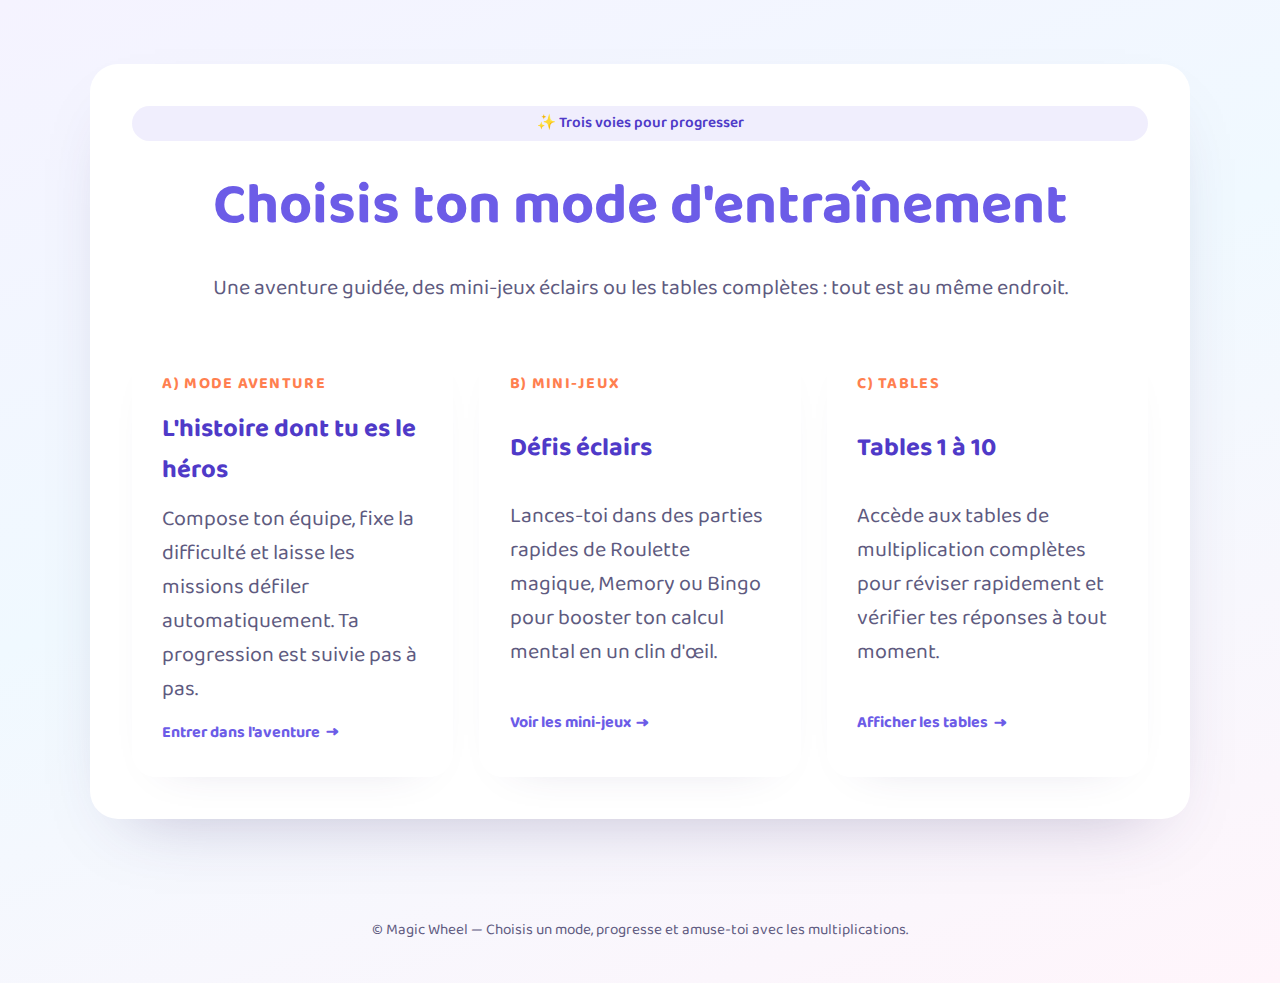
<file: index.html>
<!DOCTYPE html>
<html lang="fr">
  <head>
    <meta charset="UTF-8" />
    <meta name="viewport" content="width=device-width, initial-scale=1.0" />
    <title>Magic Wheel - Quête des multiplications</title>
    <link rel="preconnect" href="https://fonts.googleapis.com" />
    <link rel="preconnect" href="https://fonts.gstatic.com" crossorigin />
    <link
      href="https://fonts.googleapis.com/css2?family=Baloo+2:wght@400;600;700&display=swap"
      rel="stylesheet"
    />
    <style>
      :root {
        color-scheme: light;
        --bg: linear-gradient(160deg, #f5f3ff 0%, #f0f9ff 45%, #fff5fb 100%);
        --surface: rgba(255, 255, 255, 0.92);
        --surface-strong: #ffffff;
        --primary: #6c5ce7;
        --primary-dark: #4f3ac8;
        --accent: #ff7f50;
        --muted: #5e5a80;
        --text: #2f1c6a;
        --success: #00b894;
        --shadow: 0 30px 70px -40px rgba(65, 48, 110, 0.35);
        --shadow-soft: 0 18px 45px -38px rgba(65, 48, 110, 0.25);
      }

      * {
        box-sizing: border-box;
      }

      body.quest-home {
        margin: 0;
        min-height: 100vh;
        background: var(--bg);
        color: var(--text);
        font-family: "Baloo 2", "Segoe UI", Tahoma, sans-serif;
        display: flex;
        flex-direction: column;
      }

      img {
        max-width: 100%;
        height: auto;
        display: block;
      }

      main.quest {
        width: min(1100px, 92%);
        margin: 0 auto;
        padding: clamp(2rem, 6vw, 4rem) 0 4rem;
        display: grid;
        gap: clamp(1.75rem, 4vw, 2.8rem);
        flex: 1;
      }

      .panel {
        background: var(--surface);
        border-radius: 28px;
        padding: clamp(1.6rem, 4vw, 2.6rem);
        box-shadow: var(--shadow);
        display: grid;
        gap: 1.2rem;
      }

      .panel.intro {
        background: var(--surface-strong);
      }

      .intro__badge {
        display: inline-flex;
        align-items: center;
        justify-content: center;
        padding: 0.35rem 1.3rem;
        border-radius: 999px;
        background: rgba(108, 92, 231, 0.1);
        color: var(--primary-dark);
        font-weight: 600;
        font-size: 0.95rem;
      }

      .intro h1 {
        margin: 0;
        font-size: clamp(2.4rem, 5vw, 3.6rem);
        color: var(--primary);
      }

      .intro p {
        margin: 0;
        font-size: clamp(1.1rem, 3vw, 1.35rem);
        color: var(--muted);
      }

      h2 {
        margin: 0;
        font-size: clamp(1.8rem, 4vw, 2.4rem);
        color: var(--primary-dark);
      }

      h3 {
        margin: 0;
        font-size: 1.35rem;
        color: var(--primary-dark);
      }

      .home-menu {
        text-align: center;
      }

      .menu-grid {
        display: grid;
        gap: clamp(1rem, 3vw, 1.6rem);
        grid-template-columns: repeat(auto-fit, minmax(230px, 1fr));
        margin-top: 1rem;
      }

      .menu-card {
        border: 2px solid transparent;
        border-radius: 24px;
        padding: clamp(1.2rem, 3vw, 1.8rem);
        text-align: left;
        background: var(--surface);
        box-shadow: var(--shadow-soft);
        color: inherit;
        font-family: inherit;
        cursor: pointer;
        display: grid;
        gap: 0.75rem;
        transition: transform 0.15s ease, box-shadow 0.15s ease, border-color 0.2s ease;
        position: relative;
        overflow: hidden;
      }

      .menu-card:hover,
      .menu-card:focus-visible {
        transform: translateY(-4px);
        box-shadow: var(--shadow);
        outline: none;
      }

      .menu-card:focus-visible {
        border-color: var(--primary);
      }

      .menu-card__label {
        font-weight: 700;
        font-size: 1rem;
        letter-spacing: 0.08em;
        text-transform: uppercase;
        color: var(--accent);
      }

      .menu-card__title {
        margin: 0;
        font-size: 1.6rem;
        color: var(--primary-dark);
      }

      .menu-card__text {
        margin: 0;
        color: var(--muted);
        font-size: 1rem;
      }

      .menu-card__cta {
        display: inline-flex;
        align-items: center;
        gap: 0.35rem;
        font-weight: 700;
        color: var(--primary);
        font-size: 1rem;
      }

      .menu-card__cta::after {
        content: "→";
        font-size: 1.1rem;
      }
      }

      .section-stack {
        display: grid;
        gap: clamp(1.4rem, 3vw, 2rem);
      }

      .section-head {
        background: var(--surface-strong);
        align-items: center;
      }

      .section-head__title {
        display: grid;
        gap: 0.35rem;
      }

      .section-head__eyebrow {
        margin: 0;
        font-weight: 700;
        letter-spacing: 0.08em;
        text-transform: uppercase;
        font-size: 0.85rem;
        color: var(--accent);
      }

      .section-head__title p {
        margin: 0;
        color: var(--muted);
        font-size: 1rem;
      }

      .secondary-btn {
        align-self: flex-start;
        border: 2px solid rgba(108, 92, 231, 0.18);
        border-radius: 18px;
        padding: 0.65rem 1.4rem;
        font-size: 0.98rem;
        font-weight: 600;
        background: rgba(255, 255, 255, 0.75);
        color: var(--primary-dark);
        cursor: pointer;
        transition: transform 0.15s ease, box-shadow 0.15s ease, border-color 0.2s ease;
        font-family: inherit;
      }

      .secondary-btn:hover,
      .secondary-btn:focus-visible {
        transform: translateY(-2px);
        box-shadow: var(--shadow-soft);
        border-color: var(--primary);
        outline: none;
      }

      .adventure-grid {
        background: var(--surface-strong);
        grid-template-columns: repeat(auto-fit, minmax(280px, 1fr));
      }

      .adventure-column {
        display: grid;
        gap: 0.9rem;
      }

      .selector-grid,
      .level-grid {
        display: grid;
        gap: clamp(1rem, 3vw, 1.6rem);
        grid-template-columns: repeat(auto-fit, minmax(220px, 1fr));
      }

      button.character-card,
      button.level-card {
        border: 2px solid transparent;
        border-radius: 24px;
        padding: clamp(1.1rem, 3vw, 1.5rem);
        text-align: left;
        background: var(--surface);
        box-shadow: var(--shadow-soft);
        color: inherit;
        font-family: inherit;
        cursor: pointer;
        display: grid;
        gap: 0.65rem;
        transition: transform 0.15s ease, box-shadow 0.15s ease, border-color 0.2s ease;
      }

      button.character-card:hover,
      button.character-card:focus-visible,
      button.level-card:hover,
      button.level-card:focus-visible {
        transform: translateY(-3px);
        box-shadow: var(--shadow);
        outline: none;
      }

      button.character-card[data-selected="true"],
      button.level-card[data-selected="true"] {
        border-color: var(--primary);
        background: var(--surface-strong);
        box-shadow: var(--shadow);
      }

      .character-card__portrait {
        border-radius: 20px;
        overflow: hidden;
        background: rgba(108, 92, 231, 0.08);
        aspect-ratio: 4 / 3;
        display: flex;
        align-items: center;
        justify-content: center;
      }

      .character-card__portrait img {
        width: 100%;
        height: 100%;
        object-fit: contain;
      }

      .character-card__name {
        font-size: 1.25rem;
        font-weight: 700;
        color: var(--primary-dark);
      }

      .character-card__role {
        font-size: 0.95rem;
        font-weight: 600;
        color: var(--accent);
      }

      .character-card__text {
        font-size: 0.95rem;
        color: var(--muted);
      }

      .level-card__badge {
        display: inline-flex;
        align-items: center;
        gap: 0.35rem;
        padding: 0.4rem 0.9rem;
        border-radius: 999px;
        background: rgba(255, 127, 80, 0.12);
        color: var(--accent);
        font-weight: 600;
        font-size: 0.9rem;
      }

      .level-card__title {
        font-size: 1.3rem;
        font-weight: 700;
        color: var(--primary-dark);
      }

      .level-card__range {
        font-size: 0.98rem;
        font-weight: 600;
        color: var(--primary);
      }

      .level-card__text {
        font-size: 0.95rem;
        color: var(--muted);
      }

      .quest-runner {
        background: var(--surface-strong);
        gap: clamp(1.2rem, 3vw, 1.8rem);
      }

      .quest-runner__header {
        display: grid;
        gap: 0.75rem;
      }

      .quest-runner__intro {
        display: grid;
        gap: 0.4rem;
      }

      .quest-runner__eyebrow {
        margin: 0;
        font-weight: 700;
        font-size: 0.95rem;
        letter-spacing: 0.08em;
        text-transform: uppercase;
        color: var(--accent);
      }

      .quest-runner__text {
        margin: 0;
        font-size: 1.05rem;
        color: var(--muted);
      }

      .quest-runner__meta {
        display: flex;
        flex-wrap: wrap;
        gap: 0.75rem;
        font-size: 0.98rem;
        color: var(--muted);
      }

      .quest-runner__range {
        font-weight: 600;
        color: var(--primary);
      }

      .quest-progress {
        display: grid;
        gap: 0.5rem;
      }

      .quest-progress__track {
        width: 100%;
        height: 12px;
        border-radius: 999px;
        background: rgba(108, 92, 231, 0.12);
        overflow: hidden;
      }

      .quest-progress__fill {
        height: 100%;
        width: 0%;
        background: linear-gradient(120deg, var(--primary), #8e7bff);
        border-radius: inherit;
        transition: width 0.25s ease;
      }

      .quest-progress__info {
        display: flex;
        flex-wrap: wrap;
        align-items: center;
        justify-content: space-between;
        gap: 0.75rem;
        font-size: 0.95rem;
        color: var(--muted);
      }

      .quest-runner__body {
        display: grid;
        gap: clamp(1.2rem, 3vw, 1.8rem);
        grid-template-columns: minmax(0, 1.05fr) minmax(0, 0.85fr);
        align-items: start;
      }

      .quest-step {
        background: rgba(108, 92, 231, 0.07);
        border-radius: 22px;
        padding: clamp(1.2rem, 3vw, 1.6rem);
        display: grid;
        gap: 0.75rem;
      }

      .quest-step__header {
        display: grid;
        gap: 0.35rem;
      }

      .quest-step__narrative {
        margin: 0;
        font-size: 1.05rem;
        color: var(--muted);
      }

      .quest-step__meta {
        margin: 0;
        font-size: 0.95rem;
        color: var(--primary);
        font-weight: 600;
      }

      .quest-step__tip {
        margin: 0;
        font-size: 0.95rem;
        color: var(--muted);
      }

      .quest-step figure {
        margin: 0;
        border-radius: 18px;
        overflow: hidden;
        background: rgba(108, 92, 231, 0.12);
      }

      .quest-step figcaption {
        padding: 0.6rem 0.9rem;
        font-size: 0.85rem;
        color: var(--muted);
        background: rgba(255, 255, 255, 0.8);
        margin: 0;
      }

      .quest-step__actions {
        display: flex;
        flex-wrap: wrap;
        gap: 0.75rem;
      }

      .primary-btn {
        border: none;
        border-radius: 18px;
        padding: 0.95rem 2.4rem;
        font-size: 1.1rem;
        font-weight: 700;
        background: linear-gradient(120deg, var(--primary), #8e7bff);
        color: #fff;
        box-shadow: var(--shadow-soft);
        cursor: pointer;
        transition: transform 0.15s ease, box-shadow 0.15s ease;
        font-family: inherit;
        text-decoration: none;
        display: inline-flex;
        align-items: center;
        justify-content: center;
        gap: 0.35rem;
      }

      .primary-btn:hover,
      .primary-btn:focus-visible {
        transform: translateY(-3px);
        box-shadow: var(--shadow);
        outline: none;
      }

      .quest-log {
        display: grid;
        gap: 1rem;
        background: rgba(255, 255, 255, 0.75);
        border-radius: 22px;
        padding: clamp(1.1rem, 3vw, 1.5rem);
      }

      .quest-log h3 {
        font-size: 1.2rem;
        margin: 0;
        color: var(--primary-dark);
      }

      .timeline {
        list-style: none;
        margin: 0;
        padding: 0;
        display: grid;
        gap: 0.85rem;
      }

      .timeline__item {
        display: grid;
        grid-template-columns: auto 1fr auto;
        align-items: center;
        gap: 0.65rem;
        padding: 0.75rem 0.9rem;
        border-radius: 16px;
        background: rgba(108, 92, 231, 0.08);
        color: var(--muted);
        font-size: 0.9rem;
        border: 2px solid transparent;
      }

      .timeline__badge {
        width: 2rem;
        height: 2rem;
        border-radius: 50%;
        display: inline-flex;
        align-items: center;
        justify-content: center;
        font-weight: 700;
        color: var(--primary-dark);
        background: rgba(108, 92, 231, 0.12);
      }

      .timeline__title {
        margin: 0;
        font-weight: 600;
        color: var(--primary-dark);
        font-size: 0.98rem;
      }

      .timeline__meta {
        margin: 0;
        font-size: 0.85rem;
      }

      .timeline__status {
        font-weight: 600;
        font-size: 0.85rem;
        color: var(--primary);
      }

      .timeline__item--done {
        border-color: rgba(0, 184, 148, 0.35);
        background: rgba(0, 184, 148, 0.12);
      }

      .timeline__item--done .timeline__status {
        color: var(--success);
      }

      .timeline__item--current {
        border-color: rgba(108, 92, 231, 0.35);
        background: rgba(108, 92, 231, 0.18);
      }

      .milestones {
        display: grid;
        gap: 0.6rem;
      }

      .milestone {
        margin: 0;
        padding: 0.6rem 0.9rem;
        border-radius: 16px;
        background: rgba(0, 184, 148, 0.12);
        color: var(--success);
        font-size: 0.95rem;
      }

      .milestone:nth-child(odd) {
        background: rgba(108, 92, 231, 0.12);
        color: var(--primary-dark);
      }
      .quest-step__conclusion {
        display: grid;
        gap: 0.75rem;
      }

      .quest-step__conclusion p {
        margin: 0;
        font-size: 1.05rem;
        color: var(--muted);
      }

      .mini-grid {
        background: var(--surface-strong);
        grid-template-columns: repeat(auto-fit, minmax(240px, 1fr));
      }

      .mini-card {
        display: grid;
        gap: 0.65rem;
        background: rgba(108, 92, 231, 0.07);
        border-radius: 22px;
        padding: clamp(1.1rem, 3vw, 1.6rem);
      }

      .mini-card p {
        margin: 0;
        color: var(--muted);
        font-size: 0.98rem;
      }

      .mini-card ul {
        margin: 0;
        padding-left: 1.1rem;
        color: var(--muted);
        font-size: 0.9rem;
        display: grid;
        gap: 0.2rem;
      }

      .mini-card__actions {
        display: flex;
        align-items: center;
        gap: 0.75rem;
        margin-top: 0.5rem;
      }

      .mini-card__link {
        font-size: 1rem;
        padding-inline: 1.8rem;
      }

      .table-section {
        background: var(--surface-strong);
      }

      .table-section p {
        margin: 0;
        color: var(--muted);
        font-size: 1rem;
      }

      .table-grid {
        display: grid;
        gap: 1rem;
        grid-template-columns: repeat(auto-fit, minmax(180px, 1fr));
      }

      .table-card {
        background: rgba(108, 92, 231, 0.08);
        border-radius: 20px;
        padding: 1.2rem 1.4rem;
        display: grid;
        gap: 0.5rem;
      }

      .table-card h3 {
        margin: 0;
        font-size: 1.1rem;
        color: var(--primary-dark);
      }

      .table-card ul {
        margin: 0;
        padding-left: 1.1rem;
        color: var(--muted);
        display: grid;
        gap: 0.15rem;
        font-size: 0.95rem;
      }

      footer.quest-footer {
        margin: 0;
        padding: 2.2rem 0 2.6rem;
        text-align: center;
        font-size: 0.95rem;
        color: var(--muted);
      }

      @media (max-width: 900px) {
        .quest-runner__body {
          grid-template-columns: 1fr;
        }

        .secondary-btn {
          justify-self: start;
        }
      }

      @media (max-width: 720px) {
        .quest-progress__info {
          flex-direction: column;
          align-items: flex-start;
        }

        .quest-step__actions {
          flex-direction: column;
          align-items: stretch;
        }

        .primary-btn {
          width: 100%;
        }
      }
    </style>
  </head>
  <body class="quest-home">
    <main class="quest">
      <section id="home-menu" class="panel intro home-menu">
        <span class="intro__badge">✨ Trois voies pour progresser</span>
        <h1>Choisis ton mode d'entraînement</h1>
        <p>Une aventure guidée, des mini-jeux éclairs ou les tables complètes : tout est au même endroit.</p>
        <div class="menu-grid">
          <button type="button" class="menu-card" data-target="adventure">
            <span class="menu-card__label">A) Mode aventure</span>
            <h2 class="menu-card__title">L'histoire dont tu es le héros</h2>
            <p class="menu-card__text">
              Compose ton équipe, fixe la difficulté et laisse les missions défiler automatiquement. Ta progression est suivie
              pas à pas.
            </p>
            <span class="menu-card__cta">Entrer dans l'aventure</span>
          </button>
          <button type="button" class="menu-card" data-target="mini">
            <span class="menu-card__label">B) Mini-jeux</span>
            <h2 class="menu-card__title">Défis éclairs</h2>
            <p class="menu-card__text">
              Lances-toi dans des parties rapides de Roulette magique, Memory ou Bingo pour booster ton calcul mental en un clin
              d'œil.
            </p>
            <span class="menu-card__cta">Voir les mini-jeux</span>
          </button>
          <button type="button" class="menu-card" data-target="tables">
            <span class="menu-card__label">C) Tables</span>
            <h2 class="menu-card__title">Tables 1 à 10</h2>
            <p class="menu-card__text">
              Accède aux tables de multiplication complètes pour réviser rapidement et vérifier tes réponses à tout moment.
            </p>
            <span class="menu-card__cta">Afficher les tables</span>
          </button>
        </div>
      </section>

      <section id="adventure-section" class="section-stack" hidden>
        <header class="panel section-head">
          <div class="section-head__title">
            <p class="section-head__eyebrow">A) Mode aventure</p>
            <h2>Compose ta compagnie</h2>
            <p id="adventure-note">Choisis un héros et un niveau pour lancer la quête.</p>
          </div>
          <button type="button" class="secondary-btn" data-action="back-to-menu">← Retour au menu</button>
        </header>

        <div class="panel adventure-grid">
          <div class="adventure-column">
            <h3>Choisis ton héros</h3>
            <div id="character-options" class="selector-grid"></div>
          </div>
          <div class="adventure-column">
            <h3>Choisis ton niveau</h3>
            <div id="level-options" class="level-grid"></div>
          </div>
        </div>

        <section id="quest-runner" class="panel quest-runner" hidden>
          <header class="quest-runner__header">
            <div class="quest-runner__intro">
              <p id="quest-runner-level" class="quest-runner__eyebrow"></p>
              <h2 id="quest-runner-title"></h2>
              <p id="quest-runner-intro" class="quest-runner__text"></p>
            </div>
            <div class="quest-runner__meta">
              <p id="quest-runner-hero"></p>
              <p id="quest-runner-range" class="quest-runner__range"></p>
            </div>
          </header>

          <div class="quest-progress">
            <div class="quest-progress__track">
              <div id="quest-progress-fill" class="quest-progress__fill"></div>
            </div>
            <div class="quest-progress__info">
              <span id="quest-progress-label"></span>
              <span id="quest-progress-duration"></span>
            </div>
          </div>

          <div class="quest-runner__body">
            <article id="quest-step" class="quest-step" aria-live="polite"></article>
            <aside class="quest-log">
              <h3>Journal de progression</h3>
              <ol id="quest-timeline" class="timeline"></ol>
              <div id="quest-milestones" class="milestones" aria-live="polite" aria-atomic="false"></div>
            </aside>
          </div>
        </section>
      </section>
      <section id="mini-games-section" class="section-stack" hidden>
        <header class="panel section-head">
          <div class="section-head__title">
            <p class="section-head__eyebrow">B) Mini-jeux</p>
            <h2>Défis éclairs</h2>
            <p>Choisis un mini-jeu ciblé pour t'entraîner sans attendre.</p>
          </div>
          <button type="button" class="secondary-btn" data-action="back-to-menu">← Retour au menu</button>
        </header>
        <div class="panel mini-grid">
          <article class="mini-card">
            <h3>Roulette magique</h3>
            <p>Réponds en temps limité et accumule les points pour sauver le village.</p>
            <ul>
              <li>Mode classique avec sélection de tables</li>
              <li>Questions chronométrées à 15 secondes</li>
              <li>Compatible avec ordinateur et tablette</li>
            </ul>
            <div class="mini-card__actions">
              <a class="primary-btn mini-card__link" href="jeu.html">Lancer la roulette</a>
            </div>
          </article>
          <article class="mini-card">
            <h3>Memory multi</h3>
            <p>Associe les cartes produit/résultat avant la fin du sablier.</p>
            <ul>
              <li>Focus sur une table spécifique</li>
              <li>Idéal pour mémoriser les résultats difficiles</li>
              <li>Progression visible carte par carte</li>
            </ul>
            <div class="mini-card__actions">
              <a class="primary-btn mini-card__link" href="memory.html">Ouvrir Memory</a>
            </div>
          </article>
          <article class="mini-card">
            <h3>Table Rush</h3>
            <p>Course contre la montre pour valider un maximum d'opérations.</p>
            <ul>
              <li>Idéal pour travailler la vitesse</li>
              <li>Mode arcade avec bonus et séries</li>
              <li>Statistiques fin de partie</li>
            </ul>
            <div class="mini-card__actions">
              <a class="primary-btn mini-card__link" href="table-rush.html">Jouer à Table Rush</a>
            </div>
          </article>
          <article class="mini-card">
            <h3>Bingo &amp; Vrai ou Faux</h3>
            <p>Deux variantes pour varier les défis entre stratégie et intuition.</p>
            <ul>
              <li>Bingo multi pour remplir ta grille</li>
              <li>Duel Vrai ou Faux pour des affirmations rapides</li>
              <li>Parfait pour jouer à plusieurs</li>
            </ul>
            <div class="mini-card__actions">
              <a class="primary-btn mini-card__link" href="bingo.html">Ouvrir Bingo</a>
              <a class="primary-btn mini-card__link" href="vf.html">Lancer Vrai ou Faux</a>
            </div>
          </article>
        </div>
      </section>

      <section id="tables-section" class="section-stack" hidden>
        <header class="panel section-head">
          <div class="section-head__title">
            <p class="section-head__eyebrow">C) Tables</p>
            <h2>Révise les tables 1 à 10</h2>
            <p>Affiche les résultats en un coup d'œil pour vérifier ta mémoire.</p>
          </div>
          <button type="button" class="secondary-btn" data-action="back-to-menu">← Retour au menu</button>
        </header>
        <section class="panel table-section">
          <h2>Tables complètes</h2>
          <p>Un rappel rapide des tables de multiplication, à garder sous la main pendant la pratique.</p>
          <div class="table-grid">
            <article class="table-card">
              <h3>Table de 1</h3>
              <ul>
                <li>1 × 1 = 1</li>
                <li>1 × 2 = 2</li>
                <li>1 × 3 = 3</li>
                <li>1 × 4 = 4</li>
                <li>1 × 5 = 5</li>
                <li>1 × 6 = 6</li>
                <li>1 × 7 = 7</li>
                <li>1 × 8 = 8</li>
                <li>1 × 9 = 9</li>
                <li>1 × 10 = 10</li>
              </ul>
            </article>
            <article class="table-card">
              <h3>Table de 2</h3>
              <ul>
                <li>2 × 1 = 2</li>
                <li>2 × 2 = 4</li>
                <li>2 × 3 = 6</li>
                <li>2 × 4 = 8</li>
                <li>2 × 5 = 10</li>
                <li>2 × 6 = 12</li>
                <li>2 × 7 = 14</li>
                <li>2 × 8 = 16</li>
                <li>2 × 9 = 18</li>
                <li>2 × 10 = 20</li>
              </ul>
            </article>
            <article class="table-card">
              <h3>Table de 3</h3>
              <ul>
                <li>3 × 1 = 3</li>
                <li>3 × 2 = 6</li>
                <li>3 × 3 = 9</li>
                <li>3 × 4 = 12</li>
                <li>3 × 5 = 15</li>
                <li>3 × 6 = 18</li>
                <li>3 × 7 = 21</li>
                <li>3 × 8 = 24</li>
                <li>3 × 9 = 27</li>
                <li>3 × 10 = 30</li>
              </ul>
            </article>
            <article class="table-card">
              <h3>Table de 4</h3>
              <ul>
                <li>4 × 1 = 4</li>
                <li>4 × 2 = 8</li>
                <li>4 × 3 = 12</li>
                <li>4 × 4 = 16</li>
                <li>4 × 5 = 20</li>
                <li>4 × 6 = 24</li>
                <li>4 × 7 = 28</li>
                <li>4 × 8 = 32</li>
                <li>4 × 9 = 36</li>
                <li>4 × 10 = 40</li>
              </ul>
            </article>
            <article class="table-card">
              <h3>Table de 5</h3>
              <ul>
                <li>5 × 1 = 5</li>
                <li>5 × 2 = 10</li>
                <li>5 × 3 = 15</li>
                <li>5 × 4 = 20</li>
                <li>5 × 5 = 25</li>
                <li>5 × 6 = 30</li>
                <li>5 × 7 = 35</li>
                <li>5 × 8 = 40</li>
                <li>5 × 9 = 45</li>
                <li>5 × 10 = 50</li>
              </ul>
            </article>
            <article class="table-card">
              <h3>Table de 6</h3>
              <ul>
                <li>6 × 1 = 6</li>
                <li>6 × 2 = 12</li>
                <li>6 × 3 = 18</li>
                <li>6 × 4 = 24</li>
                <li>6 × 5 = 30</li>
                <li>6 × 6 = 36</li>
                <li>6 × 7 = 42</li>
                <li>6 × 8 = 48</li>
                <li>6 × 9 = 54</li>
                <li>6 × 10 = 60</li>
              </ul>
            </article>
            <article class="table-card">
              <h3>Table de 7</h3>
              <ul>
                <li>7 × 1 = 7</li>
                <li>7 × 2 = 14</li>
                <li>7 × 3 = 21</li>
                <li>7 × 4 = 28</li>
                <li>7 × 5 = 35</li>
                <li>7 × 6 = 42</li>
                <li>7 × 7 = 49</li>
                <li>7 × 8 = 56</li>
                <li>7 × 9 = 63</li>
                <li>7 × 10 = 70</li>
              </ul>
            </article>
            <article class="table-card">
              <h3>Table de 8</h3>
              <ul>
                <li>8 × 1 = 8</li>
                <li>8 × 2 = 16</li>
                <li>8 × 3 = 24</li>
                <li>8 × 4 = 32</li>
                <li>8 × 5 = 40</li>
                <li>8 × 6 = 48</li>
                <li>8 × 7 = 56</li>
                <li>8 × 8 = 64</li>
                <li>8 × 9 = 72</li>
                <li>8 × 10 = 80</li>
              </ul>
            </article>
            <article class="table-card">
              <h3>Table de 9</h3>
              <ul>
                <li>9 × 1 = 9</li>
                <li>9 × 2 = 18</li>
                <li>9 × 3 = 27</li>
                <li>9 × 4 = 36</li>
                <li>9 × 5 = 45</li>
                <li>9 × 6 = 54</li>
                <li>9 × 7 = 63</li>
                <li>9 × 8 = 72</li>
                <li>9 × 9 = 81</li>
                <li>9 × 10 = 90</li>
              </ul>
            </article>
            <article class="table-card">
              <h3>Table de 10</h3>
              <ul>
                <li>10 × 1 = 10</li>
                <li>10 × 2 = 20</li>
                <li>10 × 3 = 30</li>
                <li>10 × 4 = 40</li>
                <li>10 × 5 = 50</li>
                <li>10 × 6 = 60</li>
                <li>10 × 7 = 70</li>
                <li>10 × 8 = 80</li>
                <li>10 × 9 = 90</li>
                <li>10 × 10 = 100</li>
              </ul>
            </article>
          </div>
        </section>
      </section>
    </main>

    <footer class="quest-footer">
      © Magic Wheel — Choisis un mode, progresse et amuse-toi avec les multiplications.
    </footer>
    <script>
      (function () {
        const QUEST_STORAGE_KEY = "mw-quest-selection";
        const characters = buildCharacters();
        const levels = buildLevels();
        const levelMap = levels.reduce(function (map, level) {
          map[level.id] = level;
          return map;
        }, {});

        const storedSelection = loadQuestSelection();
        const storedHeroId = storedSelection && storedSelection.hero ? storedSelection.hero.id : null;
        const storedLevelId = storedSelection && storedSelection.level ? storedSelection.level.id : null;

        const sections = {
          home: document.getElementById("home-menu"),
          adventure: document.getElementById("adventure-section"),
          mini: document.getElementById("mini-games-section"),
          tables: document.getElementById("tables-section")
        };

        const menuButtons = document.querySelectorAll("[data-target]");
        const backButtons = document.querySelectorAll('[data-action="back-to-menu"]');

        menuButtons.forEach(function (button) {
          button.addEventListener("click", function () {
            const target = button.dataset.target;
            if (target === "adventure" || target === "mini" || target === "tables") {
              showSection(target);
            }
          });
        });

        backButtons.forEach(function (button) {
          button.addEventListener("click", function () {
            showSection("home");
            if (sections.home) {
              sections.home.scrollIntoView({ behavior: "smooth", block: "start" });
            }
          });
        });

        function showSection(name) {
          Object.keys(sections).forEach(function (key) {
            const section = sections[key];
            if (!section) {
              return;
            }
            section.hidden = key !== name;
          });

          if (name === "adventure") {
            if (sections.adventure) {
              sections.adventure.scrollIntoView({ behavior: "smooth", block: "start" });
            }
            focusFirstCharacter();
          }
        }

        const characterContainer = document.getElementById("character-options");
        const levelContainer = document.getElementById("level-options");
        const adventureNote = document.getElementById("adventure-note");

        const questRunner = document.getElementById("quest-runner");
        const questLevelLabel = document.getElementById("quest-runner-level");
        const questTitle = document.getElementById("quest-runner-title");
        const questIntro = document.getElementById("quest-runner-intro");
        const questHero = document.getElementById("quest-runner-hero");
        const questRange = document.getElementById("quest-runner-range");
        const questProgressFill = document.getElementById("quest-progress-fill");
        const questProgressLabel = document.getElementById("quest-progress-label");
        const questProgressDuration = document.getElementById("quest-progress-duration");
        const questStepContainer = document.getElementById("quest-step");
        const questTimeline = document.getElementById("quest-timeline");
        const questMilestones = document.getElementById("quest-milestones");

        const characterButtons = [];
        const levelButtons = [];

        let selectedHero = null;
        let selectedLevelId = null;
        let questState = createQuestState();

        renderCharacters();
        renderLevels();

        if (storedHeroId) {
          const hero = characters.find(function (item) {
            return item.id === storedHeroId;
          });
          if (hero) {
            selectHero(hero, true);
          }
        }

        if (storedLevelId) {
          selectLevel(storedLevelId, true);
        }

        updateAdventureNote();

        function renderCharacters() {
          if (!characterContainer) {
            return;
          }
          characterButtons.length = 0;
          characterContainer.innerHTML = "";

          characters.forEach(function (hero) {
            const button = document.createElement("button");
            button.type = "button";
            button.className = "character-card";
            button.dataset.character = hero.id;
            button.dataset.selected = "false";
            button.setAttribute("aria-pressed", "false");
            button.innerHTML = `
              <span class="character-card__portrait">
                <img src="${hero.image}" alt="${hero.alt}" loading="lazy" />
              </span>
              <span class="character-card__name">${hero.name}</span>
              <span class="character-card__role">${hero.role}</span>
              <span class="character-card__text">${hero.description}</span>
            `;

            button.addEventListener("click", function () {
              const isSelected = selectedHero && selectedHero.id === hero.id;
              selectHero(isSelected ? null : hero);
            });

            button.addEventListener("keydown", function (event) {
              if (event.key === "Enter" || event.key === " ") {
                event.preventDefault();
                const isSelected = selectedHero && selectedHero.id === hero.id;
                selectHero(isSelected ? null : hero);
              }
            });

            characterButtons.push(button);
            characterContainer.append(button);
          });
        }

        function renderLevels() {
          if (!levelContainer) {
            return;
          }
          levelButtons.length = 0;
          levelContainer.innerHTML = "";

          levels.forEach(function (level) {
            const button = document.createElement("button");
            button.type = "button";
            button.className = "level-card";
            button.dataset.level = level.id;
            button.dataset.selected = "false";
            button.setAttribute("aria-pressed", "false");
            button.innerHTML = `
              <span class="level-card__badge">${level.label}</span>
              <span class="level-card__title">${level.shortName}</span>
              <span class="level-card__range">${level.range}</span>
              <span class="level-card__text">${level.summary}</span>
            `;

            button.addEventListener("click", function () {
              const isSelected = selectedLevelId === level.id;
              selectLevel(isSelected ? null : level.id);
            });

            button.addEventListener("keydown", function (event) {
              if (event.key === "Enter" || event.key === " ") {
                event.preventDefault();
                const isSelected = selectedLevelId === level.id;
                selectLevel(isSelected ? null : level.id);
              }
            });

            levelButtons.push(button);
            levelContainer.append(button);
          });
        }
        function selectHero(hero, silent) {
          selectedHero = hero;
          characterButtons.forEach(function (button) {
            const isActive = hero && button.dataset.character === hero.id;
            button.dataset.selected = isActive ? "true" : "false";
            button.setAttribute("aria-pressed", isActive ? "true" : "false");
          });
          if (!silent) {
            persistSelection();
          }
          updateAdventureNote();
          updateQuestState();
        }

        function selectLevel(levelId, silent) {
          selectedLevelId = levelId;
          levelButtons.forEach(function (button) {
            const isActive = levelId && button.dataset.level === levelId;
            button.dataset.selected = isActive ? "true" : "false";
            button.setAttribute("aria-pressed", isActive ? "true" : "false");
          });
          if (!silent) {
            persistSelection();
          }
          updateAdventureNote();
          updateQuestState();
        }

        function updateAdventureNote() {
          if (!adventureNote) {
            return;
          }
          const level = selectedLevelId ? levelMap[selectedLevelId] : null;
          let message = "Choisis un héros et un niveau pour lancer la quête.";

          if (selectedHero && level) {
            const total = estimateTotal(level);
            message = `${selectedHero.name} se prépare pour la mission « ${level.shortName} » (≈ ${total} min).`;
          } else if (selectedHero) {
            message = `${selectedHero.name} attend ton choix de niveau.`;
          } else if (level) {
            message = `Choisis un héros pour guider la mission « ${level.shortName} ». `;
          }

          adventureNote.textContent = message;
        }

        function updateQuestState() {
          const level = selectedLevelId ? levelMap[selectedLevelId] : null;
          if (selectedHero && level) {
            startQuest(level);
          } else {
            hideQuest();
          }
        }

        function hideQuest() {
          if (questRunner) {
            questRunner.hidden = true;
          }
          questState = createQuestState();
        }

        function startQuest(level) {
          if (!questRunner || !questStepContainer || !questTimeline || !questMilestones) {
            return;
          }

          questState = createQuestState(level);
          questState.steps = Array.isArray(level.steps) ? level.steps.slice() : [];
          questState.totalSteps = questState.steps.length;
          questState.totalDuration = estimateTotal(level);
          questState.currentIndex = questState.totalSteps > 0 ? 0 : -1;
          questState.completed = 0;
          questState.timelineItems = [];

          questRunner.hidden = false;
          questTimeline.innerHTML = "";
          questMilestones.innerHTML = "";

          questLevelLabel.textContent = `${level.label}`;
          questTitle.textContent = level.shortName;
          questIntro.textContent = formatStory(level.intro);
          questHero.textContent = selectedHero ? `${selectedHero.name} mène la mission.` : "";
          questRange.textContent = level.range;
          questProgressDuration.textContent = questState.totalDuration
            ? `Temps estimé ≈ ${questState.totalDuration} min`
            : "Temps estimé ≈ 0 min";

          buildTimeline();
          renderQuestStage();

          questRunner.scrollIntoView({ behavior: "smooth", block: "start" });
          persistSelection();
        }

        function renderQuestStage() {
          updateProgressBar();
          updateTimeline();

          if (!questStepContainer) {
            return;
          }

          if (!questState.level || !Array.isArray(questState.steps)) {
            questStepContainer.innerHTML = "";
            return;
          }

          if (questState.totalSteps === 0) {
            questStepContainer.innerHTML = `
              <div class="quest-step__conclusion">
                <h3>Mission express</h3>
                <p>Aucune étape n'est définie pour ce niveau. Choisis-en un autre pour continuer l'aventure.</p>
              </div>
            `;
            return;
          }

          if (questState.currentIndex >= questState.totalSteps) {
            questStepContainer.innerHTML = `
              <div class="quest-step__conclusion">
                <h3>Victoire !</h3>
                <p>${formatStory(questState.level.conclusion)}</p>
                ${questState.level.reward ? `<p class="quest-step__meta">Récompense : ${formatStory(questState.level.reward)}</p>` : ""}
              </div>
            `;
            return;
          }

          const step = questState.steps[questState.currentIndex];
          const durationText = typeof step.duration === "number" ? `${step.duration} min` : "";
          const formattedNarrative = formatStory(step.narrative);
          const stepHtml = `
            <header class="quest-step__header">
              <h3>${step.title}</h3>
              <p class="quest-step__narrative">${formattedNarrative}</p>
              ${step.game ? `<p class="quest-step__meta">${step.game}${durationText ? " • " + durationText : ""}</p>` : ""}
              ${step.tableSummary ? `<p class="quest-step__meta">${step.tableSummary}</p>` : ""}
              ${step.tip ? `<p class="quest-step__tip">${step.tip}</p>` : ""}
            </header>
            ${step.image ? `
              <figure>
                <img src="${step.image}" alt="${step.imageAlt || "Illustration de la mission"}" loading="lazy" />
                ${step.imageCaption ? `<figcaption>${step.imageCaption}</figcaption>` : ""}
              </figure>
            ` : ""}
            <div class="quest-step__actions">
              ${step.actionUrl ? `<a class="primary-btn" href="${step.actionUrl}" target="_blank" rel="noopener">${step.actionLabel || "Ouvrir le mini-jeu"}</a>` : ""}
              <button type="button" class="primary-btn" id="quest-complete-step">Mission terminée</button>
            </div>
          `;

          questStepContainer.innerHTML = stepHtml;

          const completeButton = document.getElementById("quest-complete-step");
          if (completeButton) {
            completeButton.addEventListener("click", function () {
              completeCurrentStep();
            });
          }
        }

        function updateProgressBar() {
          if (!questState.level || !questProgressFill || !questProgressLabel) {
            return;
          }

          const total = questState.totalSteps;
          const completed = questState.completed;
          const percent = total > 0 ? Math.round((completed / total) * 100) : 0;
          questProgressFill.style.width = `${percent}%`;

          if (completed >= total && total > 0) {
            questProgressLabel.textContent = `Aventure terminée (${total} mission${total > 1 ? "s" : ""})`;
          } else if (total > 0) {
            questProgressLabel.textContent = `Mission ${completed + 1} sur ${total}`;
          } else {
            questProgressLabel.textContent = "En attente de mission";
          }
        }

        function buildTimeline() {
          if (!questTimeline) {
            return;
          }

          questTimeline.innerHTML = "";
          questState.timelineItems = [];

          questState.steps.forEach(function (step, index) {
            const item = document.createElement("li");
            item.className = "timeline__item";
            item.dataset.index = String(index);
            item.innerHTML = `
              <span class="timeline__badge">${index + 1}</span>
              <div>
                <p class="timeline__title">${step.title}</p>
                <p class="timeline__meta">${step.game || "Mission"}${typeof step.duration === "number" ? ` • ${step.duration} min` : ""}</p>
              </div>
              <span class="timeline__status">À venir</span>
            `;
            const status = item.querySelector(".timeline__status");
            questTimeline.append(item);
            questState.timelineItems.push({ element: item, status: status });
          });
        }

        function updateTimeline() {
          if (!Array.isArray(questState.timelineItems)) {
            return;
          }

          questState.timelineItems.forEach(function (entry, index) {
            if (!entry || !entry.element) {
              return;
            }
            entry.element.classList.remove("timeline__item--done", "timeline__item--current");
            if (index < questState.completed) {
              entry.element.classList.add("timeline__item--done");
              if (entry.status) {
                entry.status.textContent = "Terminé";
              }
            } else if (index === questState.currentIndex) {
              entry.element.classList.add("timeline__item--current");
              if (entry.status) {
                entry.status.textContent = "En cours";
              }
            } else {
              if (entry.status) {
                entry.status.textContent = "À venir";
              }
            }
          });
        }

        function completeCurrentStep() {
          if (!questState.level) {
            return;
          }

          if (questState.currentIndex >= questState.totalSteps) {
            return;
          }

          const step = questState.steps[questState.currentIndex];
          questState.completed += 1;

          if (step && step.milestone) {
            addMilestone(formatStory(step.milestone));
          }

          if (questState.completed >= questState.totalSteps) {
            questState.currentIndex = questState.totalSteps;
          } else {
            questState.currentIndex = questState.completed;
          }

          renderQuestStage();
        }

        function addMilestone(text) {
          if (!questMilestones) {
            return;
          }

          const entry = document.createElement("p");
          entry.className = "milestone";
          entry.textContent = text;
          questMilestones.append(entry);
        }
        function persistSelection() {
          if (typeof window === "undefined" || !window.localStorage) {
            return;
          }

          const level = selectedLevelId ? levelMap[selectedLevelId] : null;
          const heroData = selectedHero
            ? {
                id: selectedHero.id,
                name: selectedHero.name,
                image: selectedHero.image,
                alt: selectedHero.alt
              }
            : null;

          const levelData = level
            ? {
                id: level.id,
                label: level.label,
                shortName: level.shortName,
                range: level.range
              }
            : selectedLevelId
            ? { id: selectedLevelId }
            : null;

          const tables = level && Array.isArray(level.missionTables) ? level.missionTables : [];

          if (!heroData && !levelData) {
            window.localStorage.removeItem(QUEST_STORAGE_KEY);
            return;
          }

          try {
            window.localStorage.setItem(
              QUEST_STORAGE_KEY,
              JSON.stringify({
                hero: heroData,
                level: levelData,
                tables: tables
              })
            );
          } catch (error) {
            // ignore storage errors
          }
        }

        function loadQuestSelection() {
          if (typeof window === "undefined" || !window.localStorage) {
            return null;
          }

          try {
            const raw = window.localStorage.getItem(QUEST_STORAGE_KEY);
            if (!raw) {
              return null;
            }
            const parsed = JSON.parse(raw);
            if (!parsed || typeof parsed !== "object") {
              return null;
            }
            if (Array.isArray(parsed.tables)) {
              const sanitized = [];
              const seen = {};
              parsed.tables.forEach(function (value) {
                const number = Number(value);
                if (
                  Number.isInteger(number) &&
                  number >= 1 &&
                  number <= 10 &&
                  !seen[number]
                ) {
                  seen[number] = true;
                  sanitized.push(number);
                }
              });
              sanitized.sort(function (a, b) {
                return a - b;
              });
              parsed.tables = sanitized;
            } else {
              parsed.tables = [];
            }
            return parsed;
          } catch (error) {
            return null;
          }
        }

        function focusFirstCharacter() {
          const firstButton = characterButtons[0];
          if (firstButton) {
            firstButton.focus({ preventScroll: true });
          }
        }

        function createQuestState(level) {
          return {
            level: level || null,
            steps: [],
            totalSteps: 0,
            totalDuration: 0,
            currentIndex: -1,
            completed: 0,
            timelineItems: []
          };
        }

        function estimateTotal(level) {
          if (!level || !Array.isArray(level.steps)) {
            return 0;
          }
          return level.steps.reduce(function (sum, step) {
            return sum + (typeof step.duration === "number" ? step.duration : 0);
          }, 0);
        }

        function formatStory(template) {
          if (!template) {
            return "";
          }
          if (!selectedHero) {
            return template;
          }
          return template.replace(/\{hero\}/g, selectedHero.name);
        }

        function buildCharacters() {
          return [
            {
              id: "chevalier",
              name: "Chevalier Ardent",
              role: "Bouclier étincelant",
              description: "Courageux et loyal, il défend chaque village avec son épée lumineuse.",
              image: "assets/chevalier.png",
              alt: "Chevalier Ardent brandissant son épée"
            },
            {
              id: "magicienne",
              name: "Magicienne Solaire",
              role: "Sorts de lumière",
              description: "Ses runes brillent autant que ses idées pour résoudre les énigmes.",
              image: "assets/magicienne.png",
              alt: "Magicienne Solaire invoquant un sort"
            },
            {
              id: "exploratrice",
              name: "Exploratrice Stella",
              role: "Stratégies malignes",
              description: "Elle cartographie chaque recoin et trouve le chemin le plus malin.",
              image: "assets/princesse.png",
              alt: "Exploratrice Stella observant une carte étoilée"
            }
          ];
        }

        function buildLevels() {
          return [
            {
              id: "1",
              label: "Niveau 1",
              shortName: "Forêt des Apprentis",
              range: "Tables 1 à 3, avec un soupçon de 4",
              summary: "Idéal pour consolider les bases en douceur.",
              intro: "Les feux follets ont dispersé le cristal du village. {hero} doit suivre leur lueur avant que la nuit ne tombe.",
              conclusion: "Grâce à sa ténacité, {hero} reforme le cristal et la forêt s'illumine à nouveau.",
              reward: "Cristal des Apprentis et Sifflet sylvestre pour accélérer les prochaines missions.",
              missionTables: [1, 2, 3],
              steps: [
                {
                  id: "grimoire",
                  title: "Veillée au camp",
                  narrative: "{hero} rassemble les fragments du grimoire pour retrouver la trace des lucioles voleuses.",
                  duration: 3,
                  game: "Memory multi",
                  actionLabel: "Ouvrir Memory multi",
                  actionUrl: buildMemoryUrl(2),
                  tableSummary: "Table ciblée : 2 (rappels des tables 1 et 3).",
                  tip: "Assemble les 6 paires pour reconstituer la carte lumineuse.",
                  milestone: "{hero} reconstitue la carte lumineuse et gagne la confiance des gardiens de la forêt.",
                  image: "assets/chateau.png",
                  imageAlt: "Campement illuminé dans une clairière enchantée",
                  imageCaption: "Le bivouac reprend vie quand les fragments du grimoire sont réunis."
                },
                {
                  id: "clairiere",
                  title: "Course dans la clairière",
                  narrative: "En suivant les lucioles, {hero} récite les sorts des tables 1 à 3 pour ouvrir les portails.",
                  duration: 3,
                  game: "Roulette magique",
                  actionLabel: "Lancer Roulette magique",
                  actionUrl: buildRouletteUrl([1, 2, 3]),
                  tableSummary: "Tables 1 à 3, avec quelques défis de la table 4.",
                  tip: "15 secondes par question, ne laisse pas la clairière s'assombrir !",
                  milestone: "{hero} libère les portails et obtient le Sifflet sylvestre pour accélérer l'équipe.",
                  image: "assets/gobelin.png",
                  imageAlt: "Gobelin filant avec une lanterne magique",
                  imageCaption: "Cours après les gobelins avant qu'ils ne referment les portails."
                },
                {
                  id: "pont",
                  title: "L'esprit du pont",
                  narrative: "Le gardien de pierre teste {hero} avec des affirmations de multiplication.",
                  duration: 3,
                  game: "Duel Vrai ou Faux",
                  actionLabel: "Défier l'esprit",
                  actionUrl: buildTrueFalseUrl([1, 2, 3, 4], "apprenti"),
                  tableSummary: "Tables 1 à 3 et quelques touches de la table 4.",
                  tip: "Tu disposes de 12 secondes pour valider chaque sort.",
                  milestone: "L'esprit du pont remet à {hero} le cristal principal et ouvre l'accès aux Montagnes Obsidiennes.",
                  image: "assets/dragon.png",
                  imageAlt: "Esprit draconique sculpté gardant un pont de pierre",
                  imageCaption: "Réponds juste pour que l'esprit du pont te laisse passer."
                }
              ]
            },
            {
              id: "2",
              label: "Niveau 2",
              shortName: "Montagnes Obsidiennes",
              range: "Tables 4 à 6, avec une pointe de 7",
              summary: "Parfait pour gagner en rythme avant les grands défis.",
              intro: "Les trolls de pierre ont scellé les mines obsidiennes. {hero} doit réactiver les runes avant la prochaine lune.",
              conclusion: "Les cristaux s'éveillent et {hero} reçoit le Marteau d'obsidienne.",
              reward: "Marteau d'obsidienne et accès à la Porte des Chimères.",
              missionTables: [4, 5, 6],
              steps: [
                {
                  id: "sentinelles",
                  title: "Sentinelles de pierre",
                  narrative: "{hero} récupère les runes auprès des statues pour ouvrir la montagne.",
                  duration: 3,
                  game: "Memory multi",
                  actionLabel: "Ouvrir Memory multi",
                  actionUrl: buildMemoryUrl(5),
                  tableSummary: "Table ciblée : 5 (rappels des tables 4 à 6).",
                  tip: "Retrouve vite les 6 paires gardées par les trolls.",
                  milestone: "{hero} rallume les sentinelles et sécurise les tunnels inférieurs.",
                  image: "assets/chevalier noir.png",
                  imageAlt: "Statue de chevalier sombre gardant l'entrée d'une mine",
                  imageCaption: "Rassemble les runes gravées sur les sentinelles de pierre."
                },
                {
                  id: "ascension",
                  title: "Ascension des Montagnes Obsidiennes",
                  narrative: "Chaque cavité s'ouvre en récitant les tables 4 à 6 avec précision.",
                  duration: 3,
                  game: "Roulette magique",
                  actionLabel: "Lancer Roulette magique",
                  actionUrl: buildRouletteUrl([4, 5, 6]),
                  tableSummary: "Tables 4 à 6 avec quelques incursions de la table 7.",
                  tip: "15 secondes par question : maintiens le rythme d'un chevalier.",
                  milestone: "{hero} active les plateformes obsidiennes pour hisser l'équipe vers le sommet.",
                  image: "assets/chevalier.png",
                  imageAlt: "Chevalier gravissant un passage escarpé",
                  imageCaption: "Grimpe vers les sommets obsidiens sans perdre ton souffle."
                },
                {
                  id: "coeur",
                  title: "Le cœur de la montagne",
                  narrative: "Le golem final vérifie les calculs avant de relâcher la gemme.",
                  duration: 3,
                  game: "Duel Vrai ou Faux",
                  actionLabel: "Affronter le golem",
                  actionUrl: buildTrueFalseUrl([4, 5, 6, 7], "chevalier"),
                  tableSummary: "Tables 4 à 6 et quelques questions de la table 7.",
                  tip: "8 secondes par question, reste concentré jusqu'au bout.",
                  milestone: "Le golem offre le cœur de la montagne, {hero} gagne une réserve d'énergie.",
                  image: "assets/coffre.png",
                  imageAlt: "Relique magique reposant dans un coffre ancien",
                  imageCaption: "Le cœur de la montagne renferme un trésor qui réagit à tes réponses."
                }
              ]
            },
            {
              id: "3",
              label: "Niveau 3",
              shortName: "Désert des Chimères",
              range: "Tables 7 à 9 uniquement",
              summary: "Une mission intense pour maîtriser les tables élevées.",
              intro: "Le désert des Chimères menace d'engloutir l'oasis sacrée. {hero} doit sceller la faille avant le coucher du soleil.",
              conclusion: "Le dragon apaise la tempête et {hero} reçoit la Relique des Chimères.",
              reward: "Relique des Chimères et accès au mode expert.",
              missionTables: [7, 8, 9],
              steps: [
                {
                  id: "ruines",
                  title: "Ruines des chimères",
                  narrative: "{hero} récupère les glyphes oubliés du désert brûlant.",
                  duration: 3,
                  game: "Memory multi",
                  actionLabel: "Ouvrir Memory multi",
                  actionUrl: buildMemoryUrl(8),
                  tableSummary: "Table ciblée : 8 (rappels des tables 7 à 9).",
                  tip: "Assemble les paires avant que la tempête de sable n'arrive.",
                  milestone: "{hero} récupère les glyphes brûlants et obtient la boussole de sable.",
                  image: "assets/sorciere.png",
                  imageAlt: "Mage des sables levant un bâton runique",
                  imageCaption: "Collecte les glyphes perdus dans les ruines brûlantes."
                },
                {
                  id: "mirages",
                  title: "Course à travers les mirages",
                  narrative: "Les chimères invoquent des mirages multipliés, {hero} doit répondre vite.",
                  duration: 3,
                  game: "Roulette magique",
                  actionLabel: "Lancer Roulette magique",
                  actionUrl: buildRouletteUrl([7, 8, 9]),
                  tableSummary: "Tables 7 à 9 uniquement.",
                  tip: "15 secondes par question, garde ton sang-froid.",
                  milestone: "Les mirages se dissipent et {hero} ouvre un passage vers le temple.",
                  image: "assets/princesse.png",
                  imageAlt: "Exploratrice avançant dans un désert étincelant",
                  imageCaption: "Fonce entre les mirages sans perdre le fil des multiplications."
                },
                {
                  id: "temple",
                  title: "Temple du dragon sableux",
                  narrative: "Le dragon du désert lance des affirmations brûlantes.",
                  duration: 3,
                  game: "Duel Vrai ou Faux",
                  actionLabel: "Affronter le dragon",
                  actionUrl: buildTrueFalseUrl([7, 8, 9], "dragon"),
                  tableSummary: "Tables 7 à 9 uniquement.",
                  tip: "5 secondes par question : réponds sans hésiter !",
                  milestone: "Le dragon scelle la faille et offre son écaille protectrice à {hero}.",
                  image: "assets/dragon.png",
                  imageAlt: "Dragon de sable déployant ses ailes devant un temple",
                  imageCaption: "Triomphe du dragon pour sceller le désert des Chimères."
                }
              ]
            }
          ];
        }

        function buildMemoryUrl(table) {
          const value = Number(table);
          if (!Number.isInteger(value) || value < 1 || value > 10) {
            return "memory.html";
          }
          return `memory.html?table=${value}`;
        }

        function buildRouletteUrl(tables) {
          const values = sanitizeTables(tables);
          if (!values.length) {
            return "jeu.html";
          }
          return `jeu.html?mode=classic&tables=${values.join(",")}`;
        }

        function buildTrueFalseUrl(tables, difficulty) {
          const values = sanitizeTables(tables);
          let url = "vf.html";
          if (values.length) {
            url += `?tables=${values.join(",")}`;
          }
          if (difficulty) {
            url += values.length
              ? `&difficulty=${encodeURIComponent(difficulty)}`
              : `?difficulty=${encodeURIComponent(difficulty)}`;
          }
          return url;
        }

        function sanitizeTables(list) {
          if (!Array.isArray(list)) {
            return [];
          }
          const seen = {};
          const result = [];
          list.forEach(function (value) {
            const number = Number(value);
            if (Number.isInteger(number) && number >= 1 && number <= 10 && !seen[number]) {
              seen[number] = true;
              result.push(number);
            }
          });
          result.sort(function (a, b) {
            return a - b;
          });
          return result;
        }
      })();
    </script>
  </body>
</html>
</file>
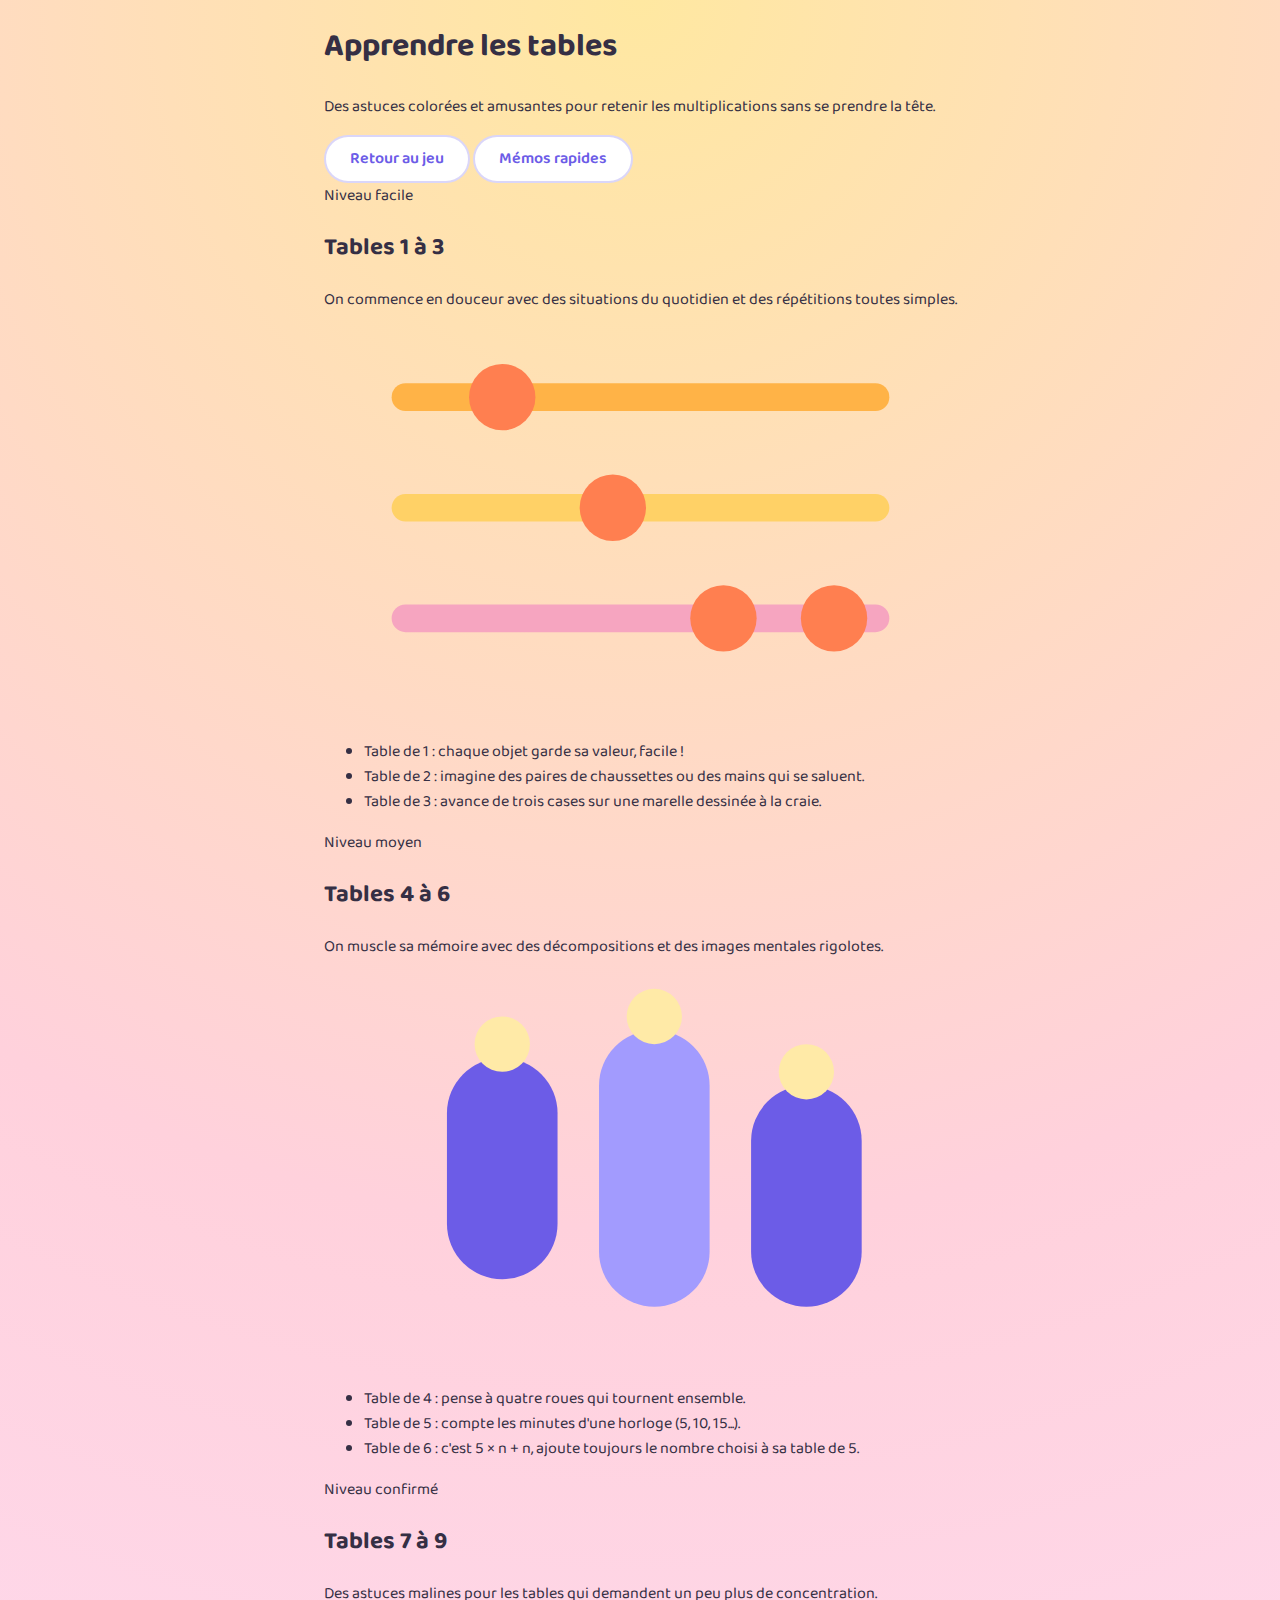
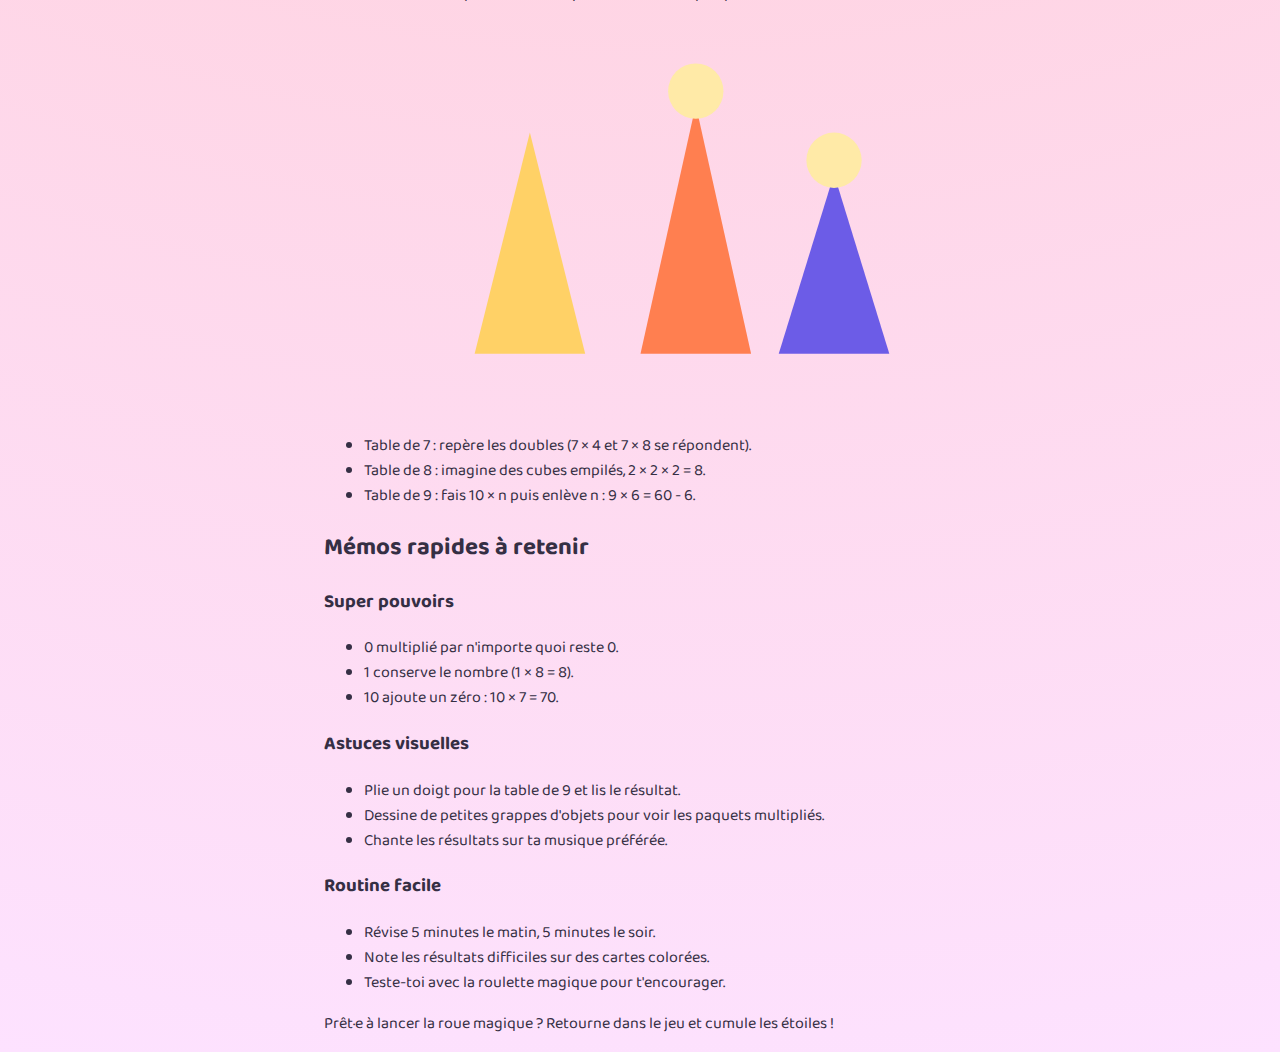
<file: apprendre.html>
﻿<!DOCTYPE html>
<html lang="fr">
  <head>
    <meta charset="UTF-8" />
    <meta name="viewport" content="width=device-width, initial-scale=1.0" />
    <title>Apprendre les tables - Magic Wheel</title>
    <link rel="stylesheet" href="styles.css" />
    <link rel="preconnect" href="https://fonts.googleapis.com" />
    <link rel="preconnect" href="https://fonts.gstatic.com" crossorigin />
    <link
      href="https://fonts.googleapis.com/css2?family=Baloo+2:wght@400;600;700&display=swap"
      rel="stylesheet"
    />
  </head>
  <body class="course-body">
    <main class="course">
      <header class="course__header">
        <h1 class="course__title">Apprendre les tables</h1>
        <p class="course__subtitle">
          Des astuces colorées et amusantes pour retenir les multiplications sans se
          prendre la tête.
        </p>
        <div class="course__nav">
          <a class="nav-btn nav-btn--link" href="index.html">Retour au jeu</a>
          <a class="nav-btn nav-btn--link" href="#astuces">Mémos rapides</a>
        </div>
      </header>

      <section class="course__grid" aria-label="Cours illustrés">
        <article class="course-card course-card--warm">
          <span class="course-card__badge">Niveau facile</span>
          <h2 class="course-card__title">Tables 1 à 3</h2>
          <p class="course-card__text">
            On commence en douceur avec des situations du quotidien et des répétitions
            toutes simples.
          </p>
          <figure class="course-card__illustration" aria-hidden="true">
            <svg viewBox="0 0 200 140" xmlns="http://www.w3.org/2000/svg">
              <rect x="10" y="20" width="180" height="10" rx="5" fill="#FFB347" />
              <rect x="10" y="60" width="180" height="10" rx="5" fill="#FFD166" />
              <rect x="10" y="100" width="180" height="10" rx="5" fill="#F6A5C0" />
              <circle cx="50" cy="25" r="12" fill="#FF7F50" />
              <circle cx="90" cy="65" r="12" fill="#FF7F50" />
              <circle cx="130" cy="105" r="12" fill="#FF7F50" />
              <circle cx="170" cy="105" r="12" fill="#FF7F50" />
            </svg>
          </figure>
          <ul class="course-card__list">
            <li>Table de 1 : chaque objet garde sa valeur, facile !</li>
            <li>
              Table de 2 : imagine des paires de chaussettes ou des mains qui se
              saluent.
            </li>
            <li>
              Table de 3 : avance de trois cases sur une marelle dessinée à la craie.
            </li>
          </ul>
        </article>

        <article class="course-card course-card--cool">
          <span class="course-card__badge">Niveau moyen</span>
          <h2 class="course-card__title">Tables 4 à 6</h2>
          <p class="course-card__text">
            On muscle sa mémoire avec des décompositions et des images mentales
            rigolotes.
          </p>
          <figure class="course-card__illustration" aria-hidden="true">
            <svg viewBox="0 0 200 140" xmlns="http://www.w3.org/2000/svg">
              <rect x="30" y="30" width="40" height="80" rx="20" fill="#6C5CE7" />
              <rect x="85" y="20" width="40" height="100" rx="20" fill="#A29BFE" />
              <rect x="140" y="40" width="40" height="80" rx="20" fill="#6C5CE7" />
              <circle cx="50" cy="25" r="10" fill="#FFEAA7" />
              <circle cx="105" cy="15" r="10" fill="#FFEAA7" />
              <circle cx="160" cy="35" r="10" fill="#FFEAA7" />
            </svg>
          </figure>
          <ul class="course-card__list">
            <li>Table de 4 : pense à quatre roues qui tournent ensemble.</li>
            <li>Table de 5 : compte les minutes d'une horloge (5, 10, 15...).</li>
            <li>
              Table de 6 : c'est 5 × n + n, ajoute toujours le nombre choisi à sa table
              de 5.
            </li>
          </ul>
        </article>

        <article class="course-card course-card--warm">
          <span class="course-card__badge">Niveau confirmé</span>
          <h2 class="course-card__title">Tables 7 à 9</h2>
          <p class="course-card__text">
            Des astuces malines pour les tables qui demandent un peu plus de
            concentration.
          </p>
          <figure class="course-card__illustration" aria-hidden="true">
            <svg viewBox="0 0 200 140" xmlns="http://www.w3.org/2000/svg">
              <polygon points="40,120 60,40 80,120" fill="#FFD166" />
              <polygon points="100,120 120,30 140,120" fill="#FF7F50" />
              <polygon points="150,120 170,55 190,120" fill="#6C5CE7" />
              <circle cx="120" cy="25" r="10" fill="#FFEAA7" />
              <circle cx="170" cy="50" r="10" fill="#FFEAA7" />
            </svg>
          </figure>
          <ul class="course-card__list">
            <li>Table de 7 : repère les doubles (7 × 4 et 7 × 8 se répondent).</li>
            <li>Table de 8 : imagine des cubes empilés, 2 × 2 × 2 = 8.</li>
            <li>Table de 9 : fais 10 × n puis enlève n : 9 × 6 = 60 - 6.</li>
          </ul>
        </article>
      </section>

      <section class="course__tips" id="astuces">
        <h2 class="course__tips-title">Mémos rapides à retenir</h2>
        <div class="course__tips-grid">
          <article class="course__tip">
            <h3 class="course__tip-title">Super pouvoirs</h3>
            <ul class="course__tip-list">
              <li>0 multiplié par n'importe quoi reste 0.</li>
              <li>1 conserve le nombre (1 × 8 = 8).</li>
              <li>10 ajoute un zéro : 10 × 7 = 70.</li>
            </ul>
          </article>

          <article class="course__tip">
            <h3 class="course__tip-title">Astuces visuelles</h3>
            <ul class="course__tip-list">
              <li>Plie un doigt pour la table de 9 et lis le résultat.</li>
              <li>
                Dessine de petites grappes d'objets pour voir les paquets multipliés.
              </li>
              <li>Chante les résultats sur ta musique préférée.</li>
            </ul>
          </article>

          <article class="course__tip">
            <h3 class="course__tip-title">Routine facile</h3>
            <ul class="course__tip-list">
              <li>Révise 5 minutes le matin, 5 minutes le soir.</li>
              <li>Note les résultats difficiles sur des cartes colorées.</li>
              <li>Teste-toi avec la roulette magique pour t'encourager.</li>
            </ul>
          </article>
        </div>
        <p class="course__closing">
          Prêt·e à lancer la roue magique ? Retourne dans le jeu et cumule les étoiles !
        </p>
      </section>
    </main>
  </body>
</html>
</file>
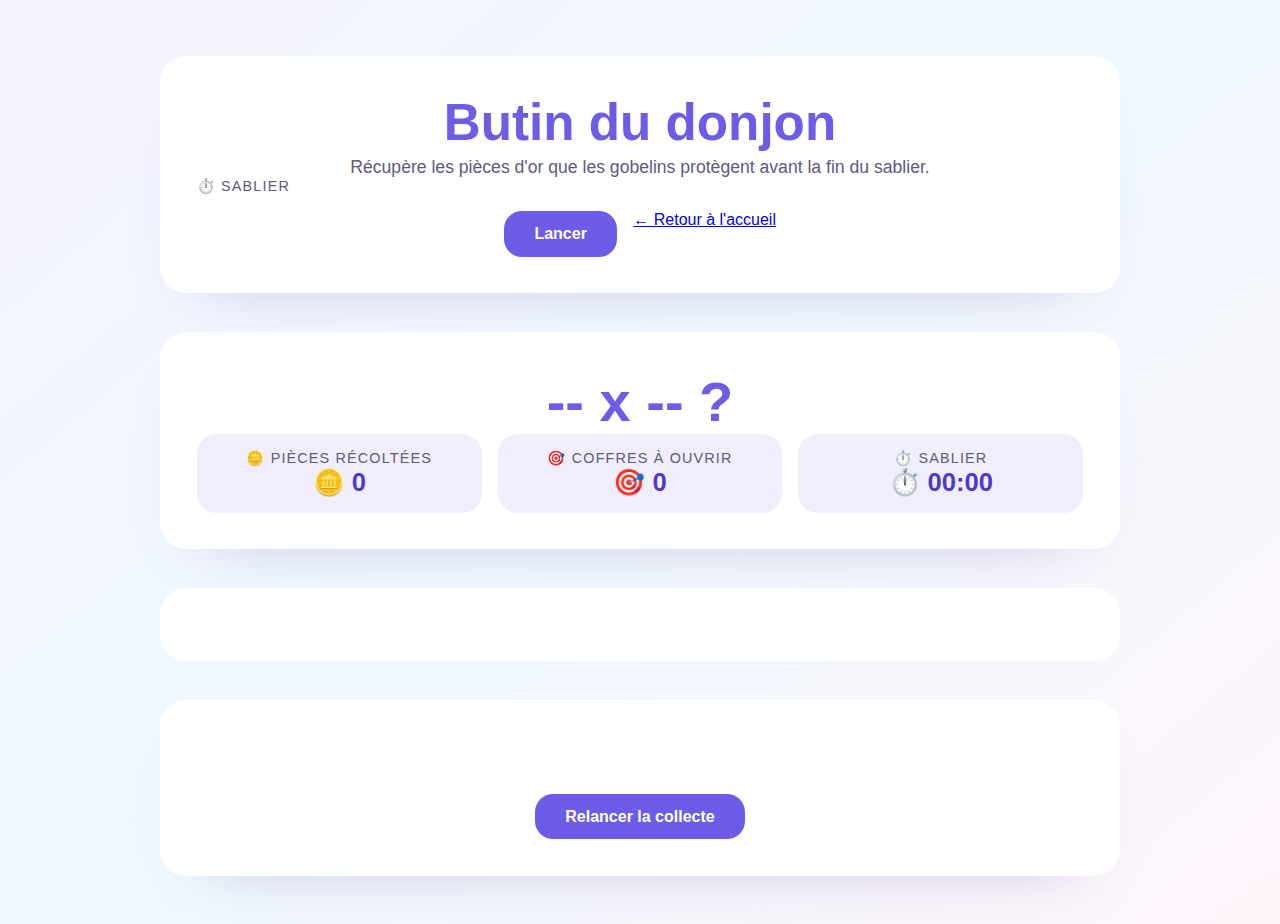
<file: bingo.html>
﻿<!DOCTYPE html>
<html lang="fr">
  <head>
    <meta charset="UTF-8" />
    <meta name="viewport" content="width=device-width, initial-scale=1.0" />
    <title>Bingo des multiplications</title>
        <style>
      :root {
        --bg-game: linear-gradient(140deg, #f5f3ff 0%, #f0f9ff 50%, #fff5fb 100%);
        --surface: #ffffff;
        --primary: #6c5ce7;
        --primary-dark: #4f3ac8;
        --accent: #ff7f50;
        --success: #00b894;
        --text: #2f1c6a;
        --muted: #5e5a80;
        --shadow: 0 30px 70px -48px rgba(76, 55, 140, 0.35);
      }

      * {
        box-sizing: border-box;
      }

      body {
        margin: 0;
        font-family: "Baloo 2", "Segoe UI", Tahoma, sans-serif;
        background: var(--bg-game);
        color: var(--text);
        min-height: 100vh;
        display: flex;
        flex-direction: column;
      }

      .app {
        width: min(960px, 94%);
        margin: 0 auto;
        padding: clamp(2rem, 5vw, 3.5rem) 0 3rem;
        display: grid;
        gap: clamp(1.8rem, 4vw, 2.4rem);
      }

      .panel {
        background: var(--surface);
        border-radius: 26px;
        padding: clamp(1.6rem, 3vw, 2.3rem);
        box-shadow: var(--shadow);
      }

      h1 {
        margin: 0 0 0.35rem;
        font-size: clamp(2.2rem, 4.5vw, 3.2rem);
        text-align: center;
        color: var(--primary);
      }

      .subtitle {
        margin: 0;
        text-align: center;
        font-size: 1.1rem;
        color: var(--muted);
      }

      .hud {
        display: grid;
        grid-template-columns: repeat(auto-fit, minmax(180px, 1fr));
        gap: 1rem;
      }

      .hud__item {
        background: rgba(108, 92, 231, 0.1);
        border-radius: 20px;
        padding: 1rem 1.2rem;
        text-align: center;
      }

      .hud__label {
        display: block;
        font-size: 0.9rem;
        text-transform: uppercase;
        letter-spacing: 0.08em;
        color: var(--muted);
      }

      .hud__value {
        font-size: 1.6rem;
        font-weight: 700;
        margin-top: 0.35rem;
        color: var(--primary-dark);
      }

      .operation {
        font-size: clamp(2.3rem, 6vw, 3.5rem);
        font-weight: 700;
        text-align: center;
        margin: 0;
        color: var(--primary);
      }

      .grid {
        display: grid;
        grid-template-columns: repeat(4, minmax(0, 1fr));
        gap: 1rem;
      }

      .cell {
        position: relative;
        border: none;
        border-radius: 20px;
        padding: clamp(1.25rem, 3vw, 1.9rem);
        font-size: clamp(1.25rem, 3vw, 1.7rem);
        font-weight: 700;
        color: var(--text);
        background: #fff;
        box-shadow: 0 20px 55px -38px rgba(108, 92, 231, 0.65);
        cursor: pointer;
        transition: transform 0.15s ease, box-shadow 0.15s ease, background 0.2s ease;
      }

      .cell:hover:not([data-state="locked"]) {
        transform: translateY(-3px);
      }

      .cell[data-state="locked"] {
        background: rgba(0, 184, 148, 0.18);
        color: var(--success);
        cursor: default;
        box-shadow: none;
      }

      .cell[data-state="locked"]::after {
        content: "";
        position: absolute;
        inset: 0;
        border-radius: inherit;
        border: 3px solid var(--success);
        pointer-events: none;
      }

      .cell[data-state="error"] {
        animation: pulse 0.45s ease-in-out 2;
      }

      @keyframes pulse {
        0%, 100% {
          background: #fff;
        }
        50% {
          background: rgba(255, 118, 117, 0.18);
        }
      }

      .status {
        text-align: center;
        font-size: 1.05rem;
        min-height: 1.5rem;
        color: var(--accent);
        font-weight: 600;
      }

      .status--success {
        color: var(--success);
      }

      .actions {
        display: flex;
        justify-content: center;
        gap: 1rem;
      }

      .btn {
        border: none;
        border-radius: 18px;
        background: var(--primary);
        color: #fff;
        font-size: 1rem;
        font-weight: 600;
        padding: 0.85rem 1.9rem;
        cursor: pointer;
        box-shadow: 0 20px 55px -36px rgba(108, 92, 231, 0.6);
        transition: transform 0.15s ease, box-shadow 0.15s ease;
      }

      .btn:hover {
        transform: translateY(-3px);
      }

      .btn:focus-visible {
        outline: 3px solid rgba(108, 92, 231, 0.35);
        outline-offset: 3px;
      }

      @media (max-width: 640px) {
        .grid {
          grid-template-columns: repeat(2, minmax(0, 1fr));
        }
      }
    </style>
  </head>
  <body>
    <main class="app">
      <section class="panel">
        <h1>Butin du donjon</h1>
        <p class="subtitle">R&eacute;cup&egrave;re les pi&egrave;ces d'or que les gobelins prot&egrave;gent avant la fin du sablier.</p>
            <span class="hud__label">⏱️ Sablier</span>
        </p>
        <div class="actions actions--header">
          <button class="btn" id="start-btn" type="button">Lancer</button>
          <a class="home-link" href="index.html">&larr; Retour &agrave; l&#39;accueil</a>
        </div>
      </section>

      <section class="panel">
        <h2 class="operation" id="operation">-- x -- ?</h2>
        <div class="hud">
          <div class="hud__item">
            <span class="hud__label">🪙 Pi&egrave;ces r&eacute;colt&eacute;es</span>
            <span class="hud__value" id="score">🪙 0</span>
          </div>
          <div class="hud__item">
            <span class="hud__label">🎯 Coffres &agrave; ouvrir</span>
            <span class="hud__value" id="goal">🎯 0</span>
          </div>
          <div class="hud__item">
            <span class="hud__label">⏱️ Sablier</span>
            <span class="hud__value" id="timer">⏱️ 00:00</span>
          </div>
        </div>
      </section>

      <section class="panel">
        <div class="grid" id="grid" aria-label="Grille de bingo"></div>
      </section>

      <section class="panel">
        <p class="status" id="status"></p>
        <div class="actions">
          <button class="btn" id="restart-btn" type="button">Relancer la collecte</button>
        </div>
      </section>
    </main>

    <script>
      const GRID_SIZE = 16;
      const GRID_DIMENSION = 4;
      const CORRECT_TARGET = 8;
      const MULTIPLICANDS = Array.from({ length: 10 }, function (_, index) {
        return index + 1;
      });
      const MULTIPLIERS = MULTIPLICANDS.slice();
      const MULTIPLE_VALUES = Array.from({ length: 10 }, function (_, index) {
        return (index + 1) * 10;
      });

      const gridElement = document.getElementById("grid");
      const operationElement = document.getElementById("operation");
      const scoreElement = document.getElementById("score");
      const goalElement = document.getElementById("goal");
      const timerElement = document.getElementById("timer");
      const statusElement = document.getElementById("status");
      const restartButton = document.getElementById("restart-btn");
      const startButton = document.getElementById("start-btn");

      let operations = [];
      let currentIndex = 0;
      let solvedCount = 0;
      let startTime = null;
      let timerId = null;

      function shuffle(array) {
        for (let i = array.length - 1; i > 0; i -= 1) {
          const j = Math.floor(Math.random() * (i + 1));
          const temp = array[i];
          array[i] = array[j];
          array[j] = temp;
        }
        return array;
      }

      function buildOperations() {
        const combos = [];

        MULTIPLICANDS.forEach(function (a) {
          MULTIPLIERS.forEach(function (b) {
            const product = a * b;
            if (product > 100 || product % 10 !== 0) {
              return;
            }
            combos.push({ a, b, result: product });
          });
        });

        shuffle(combos);

        const unique = [];
        const seen = new Set();
        for (let index = 0; index < combos.length && unique.length < CORRECT_TARGET; index += 1) {
          const combo = combos[index];
          if (seen.has(combo.result)) {
            continue;
          }
          seen.add(combo.result);
          unique.push(combo);
        }

        return unique;
      }

      function buildDistractors(correctResults) {
        const forbidden = new Set(correctResults);
        const basePool = MULTIPLE_VALUES.filter(function (value) {
          return !forbidden.has(value);
        });
        const pool = basePool.length > 0 ? basePool : MULTIPLE_VALUES.slice();

        const values = [];
        const needed = GRID_SIZE - correctResults.length;
        for (let index = 0; index < needed; index += 1) {
          const value = pool[Math.floor(Math.random() * pool.length)];
          values.push(value);
        }
        return shuffle(values);
      }

      function renderGrid(values) {
        gridElement.innerHTML = "";
        values.forEach(function (value, cellIndex) {
          const button = document.createElement("button");
          button.className = "cell";
          button.type = "button";
          button.textContent = value;
          button.dataset.index = cellIndex;
          button.dataset.state = "";
          gridElement.append(button);
        });
      }

      function updateHud() {
        scoreElement.textContent = "🪙 " + solvedCount;
        goalElement.textContent = "🎯 " + operations.length;

        if (currentIndex < operations.length) {
          const op = operations[currentIndex];
          operationElement.textContent = op.a + " x " + op.b + " ?";
        } else if (operations.length > 0) {
          operationElement.textContent = "Tr&eacute;sor complet !";
        }
      }

      function clearStatus() {
        statusElement.textContent = "";
        statusElement.classList.remove("status--success");
      }

      function showSuccess(message) {
        statusElement.textContent = message;
        statusElement.classList.add("status--success");
      }

      function showError(message) {
        statusElement.textContent = message;
        statusElement.classList.remove("status--success");
      }

      function lockCell(button) {
        button.dataset.state = "locked";
        button.disabled = true;
        solvedCount += 1;
        showSuccess("Pi&egrave;ce d&#39;or trouv&eacute;e !");
        advanceOperation();
      }

      function advanceOperation() {
        currentIndex += 1;
        updateHud();
        if (solvedCount >= operations.length) {
          endGame();
        }
      }

      function handleCellClick(event) {
        const target = event.target;
        if (!target.classList.contains("cell")) {
          return;
        }

        if (target.dataset.state === "locked" || currentIndex >= operations.length) {
          return;
        }

        const value = Number(target.textContent);
        const expected = operations[currentIndex].result;

        if (value === expected) {
          lockCell(target);
        } else {
          target.dataset.state = "error";
          showError("Un gobelin garde encore ce coffre...");
          window.setTimeout(function () {
            if (target.dataset.state === "error") {
              target.dataset.state = "";
            }
          }, 600);
        }
      }

      function updateTimer() {
        if (!startTime) {
          timerElement.textContent = "⏱️ 00:00";
          return;
        }
        const elapsed = Math.floor((Date.now() - startTime) / 1000);
        const minutes = String(Math.floor(elapsed / 60)).padStart(2, "0");
        const seconds = String(elapsed % 60).padStart(2, "0");
        timerElement.textContent = "⏱️ " + minutes + ":" + seconds;
      }

      function startTimer() {
        stopTimer();
        startTime = Date.now();
        updateTimer();
        timerId = window.setInterval(updateTimer, 1000);
      }

      function stopTimer() {
        if (timerId) {
          window.clearInterval(timerId);
          timerId = null;
        }
      }

      function endGame() {
        stopTimer();
        showSuccess("Tr&eacute;sor complet !");
        operationElement.textContent = "Tr&eacute;sor complet !";
        gridElement.querySelectorAll(".cell").forEach(function (cell) {
          if (cell.dataset.state !== "locked") {
            cell.dataset.state = "locked";
            cell.disabled = true;
          }
        });
      }

      function resetGameView() {
        stopTimer();
        operations = [];
        currentIndex = 0;
        solvedCount = 0;
        startTime = null;
        renderGrid([]);
        operationElement.textContent = "-- x -- ?";
        scoreElement.textContent = "🪙 " + solvedCount;
        goalElement.textContent = "🎯 " + operations.length;
        timerElement.textContent = "⏱️ 00:00";
        clearStatus();
      }

      function startGame() {
        stopTimer();
        operations = buildOperations();
        currentIndex = 0;
        solvedCount = 0;
        clearStatus();

        const correctValues = operations.map(function (op) {
          return op.result;
        });
        const distractors = buildDistractors(correctValues);
        const cells = shuffle(correctValues.concat(distractors));

        renderGrid(cells);
        updateHud();
        startTimer();
      }

      gridElement.addEventListener("click", handleCellClick);
      restartButton.addEventListener("click", function () {
        startGame();
      });

      if (startButton) {
        startButton.addEventListener("click", function () {
          startGame();
        });
      }

      resetGameView();
    </script>
  </body>
</html>
</file>
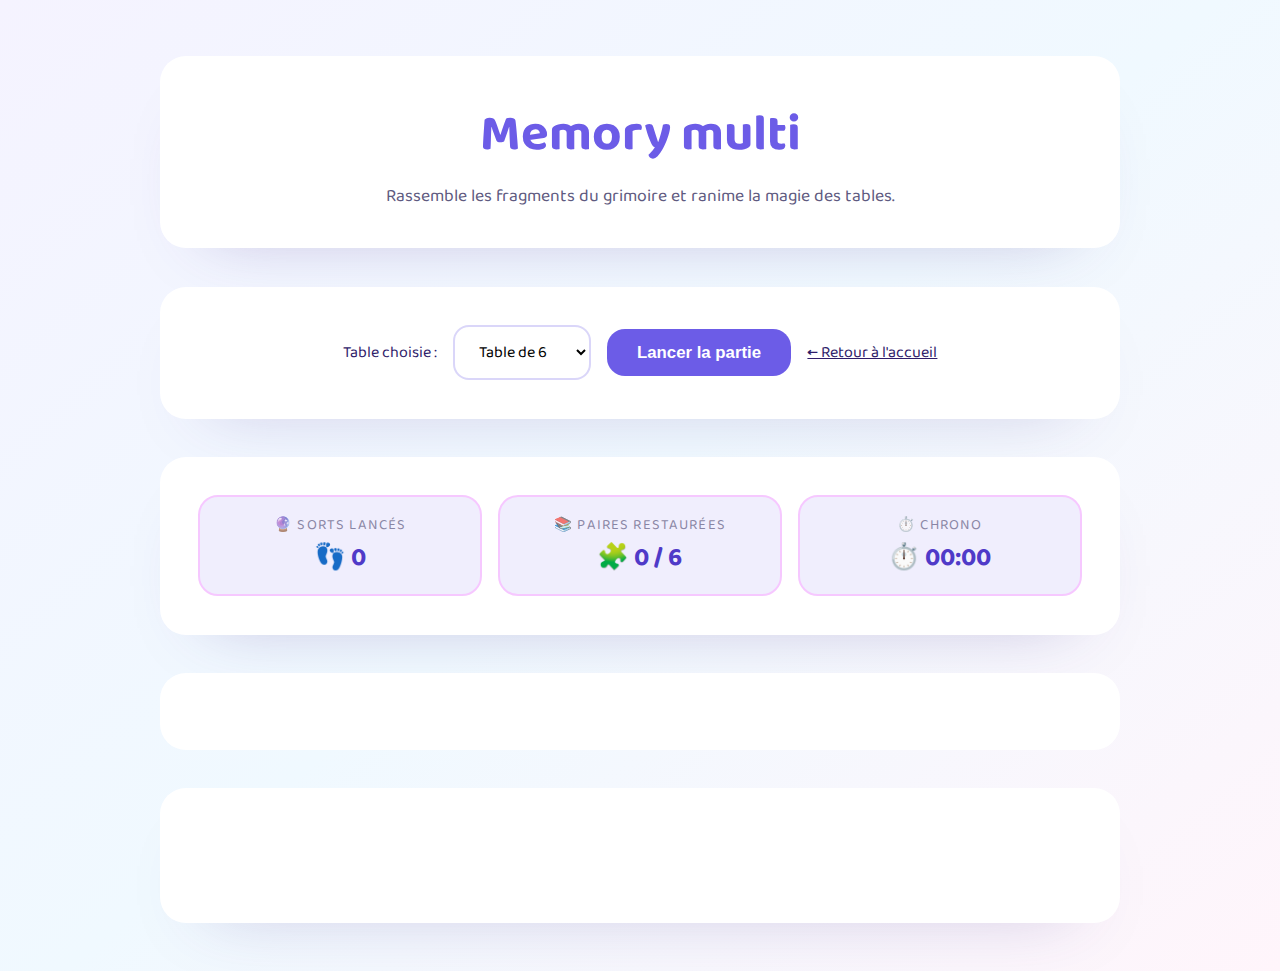
<file: memory.html>
﻿<!DOCTYPE html>
<html lang="fr">
  <head>
    <meta charset="UTF-8" />
    <meta name="viewport" content="width=device-width, initial-scale=1.0" />
    <title>Memory multi - Magic Wheel</title>
    <link rel="stylesheet" href="styles.css" />
    <link rel="preconnect" href="https://fonts.googleapis.com" />
    <link rel="preconnect" href="https://fonts.gstatic.com" crossorigin />
    <link href="https://fonts.googleapis.com/css2?family=Baloo+2:wght@400;600;700&display=swap" rel="stylesheet" />
        <style>
      :root {
        --bg-game: linear-gradient(140deg, #f5f3ff 0%, #f0f9ff 50%, #fff5fb 100%);
        --surface: #ffffff;
        --primary: #6c5ce7;
        --primary-dark: #4f3ac8;
        --accent: #ff7f50;
        --success: #00b894;
        --text: #2f1c6a;
        --muted: #5e5a80;
        --shadow: 0 30px 70px -48px rgba(76, 55, 140, 0.35);
      }

      * {
        box-sizing: border-box;
      }

      body {
        margin: 0;
        font-family: "Baloo 2", "Segoe UI", Tahoma, sans-serif;
        background: var(--bg-game);
        color: var(--text);
        min-height: 100vh;
      }

      .app {
        width: min(960px, 94%);
        margin: 0 auto;
        padding: clamp(2rem, 5vw, 3.5rem) 0 3rem;
        display: grid;
        gap: clamp(1.8rem, 4vw, 2.4rem);
      }

      .panel {
        background: var(--surface);
        border-radius: 26px;
        padding: clamp(1.6rem, 3vw, 2.4rem);
        box-shadow: var(--shadow);
      }

      h1 {
        margin: 0 0 0.35rem;
        font-size: clamp(2.2rem, 4.5vw, 3.2rem);
        text-align: center;
        color: var(--primary);
      }

      .subtitle {
        margin: 0;
        text-align: center;
        font-size: 1.1rem;
        color: var(--muted);
      }

      .controls {
        display: flex;
        flex-wrap: wrap;
        align-items: center;
        justify-content: center;
        gap: 1rem;
      }

      .select {
        padding: 0.75rem 1.25rem;
        border-radius: 16px;
        border: 2px solid rgba(108, 92, 231, 0.25);
        font-size: 1rem;
        font-family: inherit;
        background: #fff;
      }

      .btn {
        border: none;
        border-radius: 18px;
        padding: 0.85rem 1.9rem;
        font-size: 1.05rem;
        font-weight: 700;
        cursor: pointer;
        color: #fff;
        background: var(--primary);
        box-shadow: 0 20px 55px -36px rgba(108, 92, 231, 0.6);
        transition: transform 0.15s ease, box-shadow 0.15s ease;
      }

      .btn:hover:not(:disabled) {
        transform: translateY(-3px);
      }

      .btn:disabled {
        opacity: 0.6;
        cursor: default;
        transform: none;
        box-shadow: none;
      }

      .hud {
        display: grid;
        grid-template-columns: repeat(auto-fit, minmax(180px, 1fr));
        gap: 1rem;
      }

      .hud__item {
        background: rgba(108, 92, 231, 0.1);
        border-radius: 20px;
        padding: 1rem 1.2rem;
        text-align: center;
      }

      .hud__label {
        display: block;
        font-size: 0.9rem;
        text-transform: uppercase;
        letter-spacing: 0.08em;
        color: var(--muted);
      }

      .hud__value {
        margin-top: 0.35rem;
        font-size: 1.6rem;
        font-weight: 700;
        color: var(--primary-dark);
      }

      .grid {
        display: grid;
        grid-template-columns: repeat(4, minmax(0, 1fr));
        gap: 1rem;
      }

      .card {
        position: relative;
        height: 110px;
        border-radius: 20px;
        background: #f4edff;
        border: 2px solid rgba(108, 92, 231, 0.18);
        display: grid;
        place-items: center;
        font-size: 1.3rem;
        font-weight: 700;
        cursor: pointer;
        transition: transform 0.2s ease, box-shadow 0.2s ease, background 0.2s ease;
        user-select: none;
        box-shadow: 0 20px 55px -38px rgba(108, 92, 231, 0.55);
      }

      .card[data-state="hidden"]:hover {
        transform: translateY(-3px);
      }

      .card[data-state="flipped"],
      .card[data-state="matched"] {
        background: #fff;
        box-shadow: 0 20px 55px -36px rgba(108, 92, 231, 0.6);
      }

      .card[data-state="matched"] {
        border-color: var(--success);
        color: var(--success);
      }

      .status {
        min-height: 1.5rem;
        text-align: center;
        font-size: 1.05rem;
        font-weight: 600;
        color: var(--accent);
      }

      .status--success {
        color: var(--success);
      }

      @media (max-width: 720px) {
        .grid {
          grid-template-columns: repeat(3, minmax(0, 1fr));
        }
        .card {
          height: 100px;
          font-size: 1.2rem;
        }
      }
    </style>
  </head>
  <body>
    <main class="app">
      <section class="panel">
        <h1>Memory multi</h1>
        <p class="subtitle">Rassemble les fragments du grimoire et ranime la magie des tables.</p>
      </section>

      <section class="panel">
        <div class="controls">
          <label for="table-select">Table choisie :</label>
          <select class="select" id="table-select" aria-label="Choix de la table">
            <option value="1">Table de 1</option>
            <option value="2">Table de 2</option>
            <option value="3">Table de 3</option>
            <option value="4">Table de 4</option>
            <option value="5">Table de 5</option>
            <option value="6" selected>Table de 6</option>
            <option value="7">Table de 7</option>
            <option value="8">Table de 8</option>
            <option value="9">Table de 9</option>
            <option value="10">Table de 10</option>
          </select>
          <button class="btn" id="start-btn" type="button">Lancer la partie</button>
          <a class="home-link" href="index.html">&larr; Retour &agrave; l'accueil</a>
        </div>
      </section>

      <section class="panel">
        <div class="hud">
          <div class="hud__item">
            <span class="hud__label">🔮 Sorts lanc&eacute;s</span>
            <span class="hud__value" id="moves">🔮 0</span>
          </div>
          <div class="hud__item">
            <span class="hud__label">📚 Paires restaur&eacute;es</span>
            <span class="hud__value" id="matches">📚 0 / 6</span>
          </div>
          <div class="hud__item">
            <span class="hud__label">⏱️ Chrono</span>
            <span class="hud__value" id="timer">⏱️ 00:00</span>
          </div>
        </div>
      </section>

      <section class="panel">
        <div class="grid" id="grid" aria-live="polite"></div>
      </section>

      <section class="panel">
        <p class="status" id="status"></p>
      </section>
    </main>

    <script>
      const TOTAL_PAIRS = 6;
      const FLIP_DELAY = 800;

      const tableSelect = document.getElementById("table-select");
      const startButton = document.getElementById("start-btn");
      const gridElement = document.getElementById("grid");
      const movesElement = document.getElementById("moves");
      const matchesElement = document.getElementById("matches");
      const timerElement = document.getElementById("timer");
      const statusElement = document.getElementById("status");

      let cards = [];
      let flipped = [];
      let matchedIds = new Set();
      let moves = 0;
      let matches = 0;
      let timerId = null;
      let startTime = null;
      let lockBoard = false;

      function shuffle(array) {
        for (let i = array.length - 1; i > 0; i -= 1) {
          const j = Math.floor(Math.random() * (i + 1));
          const temp = array[i];
          array[i] = array[j];
          array[j] = temp;
        }
        return array;
      }

      function updateTimer() {
        if (!startTime) {
          timerElement.textContent = "⏱️ 00:00";
          return;
        }
        const elapsed = Math.floor((Date.now() - startTime) / 1000);
        const minutes = String(Math.floor(elapsed / 60)).padStart(2, "0");
        const seconds = String(elapsed % 60).padStart(2, "0");
        timerElement.textContent = "⏱️ " + minutes + ":" + seconds;
      }

      function startTimer() {
        stopTimer();
        startTime = Date.now();
        updateTimer();
        timerId = window.setInterval(updateTimer, 1000);
      }

      function stopTimer() {
        if (timerId) {
          window.clearInterval(timerId);
          timerId = null;
        }
      }

      function clearStatus() {
        statusElement.textContent = "";
        statusElement.classList.remove("status--success");
      }

      function showStatus(message, success) {
        statusElement.textContent = message;
        statusElement.classList.toggle("status--success", success);
      }

      function buildPairs(tableValue) {
        const multipliers = shuffle(Array.from({ length: 10 }, function (_, index) {
          return index + 1;
        })).slice(0, TOTAL_PAIRS);

        const built = [];
        multipliers.forEach(function (multiplier, index) {
          const result = tableValue * multiplier;
          const matchId = "pair-" + index;
          built.push(
            { id: matchId + "-op", type: "operation", face: tableValue + " x " + multiplier, matchId: matchId },
            { id: matchId + "-res", type: "result", face: String(result), matchId: matchId }
          );
        });
        return shuffle(built);
      }

      function renderCards(list) {
        gridElement.innerHTML = "";
        list.forEach(function (card) {
          const element = document.createElement("button");
          element.className = "card";
          element.type = "button";
          element.dataset.id = card.id;
          element.dataset.match = card.matchId;
          element.dataset.state = "hidden";
          element.textContent = "?";
          gridElement.append(element);
        });
      }

      function revealCard(element, card) {
        element.dataset.state = "flipped";
        element.textContent = card.face;
      }

      function hideCard(element) {
        element.dataset.state = "hidden";
        element.textContent = "?";
      }

      function lockCard(element) {
        element.dataset.state = "matched";
        element.textContent = element.textContent;
      }

      function updateHud() {
        movesElement.textContent = "👣 " + moves;
        matchesElement.textContent = "🧩 " + matches + " / " + TOTAL_PAIRS;
      }

      function onCardClick(event) {
        const target = event.target;
        if (!target.classList.contains("card") || lockBoard) {
          return;
        }
        if (target.dataset.state !== "hidden") {
          return;
        }
        const card = cards.find(function (item) {
          return item.id === target.dataset.id;
        });
        if (!card) {
          return;
        }

        revealCard(target, card);
        flipped.push({ element: target, card: card });

        if (flipped.length === 2) {
          lockBoard = true;
          moves += 1;
          updateHud();
          evaluateMatch();
        }
      }

      function evaluateMatch() {
        const first = flipped[0];
        const second = flipped[1];
        if (first.card.matchId === second.card.matchId && first.card.type !== second.card.type) {
          matchedIds.add(first.card.matchId);
          lockCard(first.element);
          lockCard(second.element);
          matches += 1;
          showStatus("Sort r&eacute;ussi !", true);
          flipped = [];
          lockBoard = false;
          if (matches >= TOTAL_PAIRS) {
            finishGame();
          }
        } else {
          showStatus("Le grimoire reste ferm&eacute;...", false);
          window.setTimeout(function () {
            hideCard(first.element);
            hideCard(second.element);
            flipped = [];
            lockBoard = false;
          }, FLIP_DELAY);
        }
      }

      function finishGame() {
        stopTimer();
        showStatus("Le grimoire est complet !", true);
      }

      function prepareGame() {
        stopTimer();
        startTime = null;
        cards = [];
        flipped = [];
        matchedIds = new Set();
        moves = 0;
        matches = 0;
        lockBoard = false;
        renderCards([]);
        updateHud();
        updateTimer();
        clearStatus();
      }

      function startGame() {
        stopTimer();
        const tableValue = Number(tableSelect.value);
        cards = buildPairs(tableValue);
        flipped = [];
        matchedIds = new Set();
        moves = 0;
        matches = 0;
        lockBoard = false;
        updateHud();
        clearStatus();
        renderCards(cards);
        startTimer();
      }

      gridElement.addEventListener("click", onCardClick);
      startButton.addEventListener("click", function () {
        startGame();
      });

      prepareGame();
    </script>
  </body>
</html>
</file>
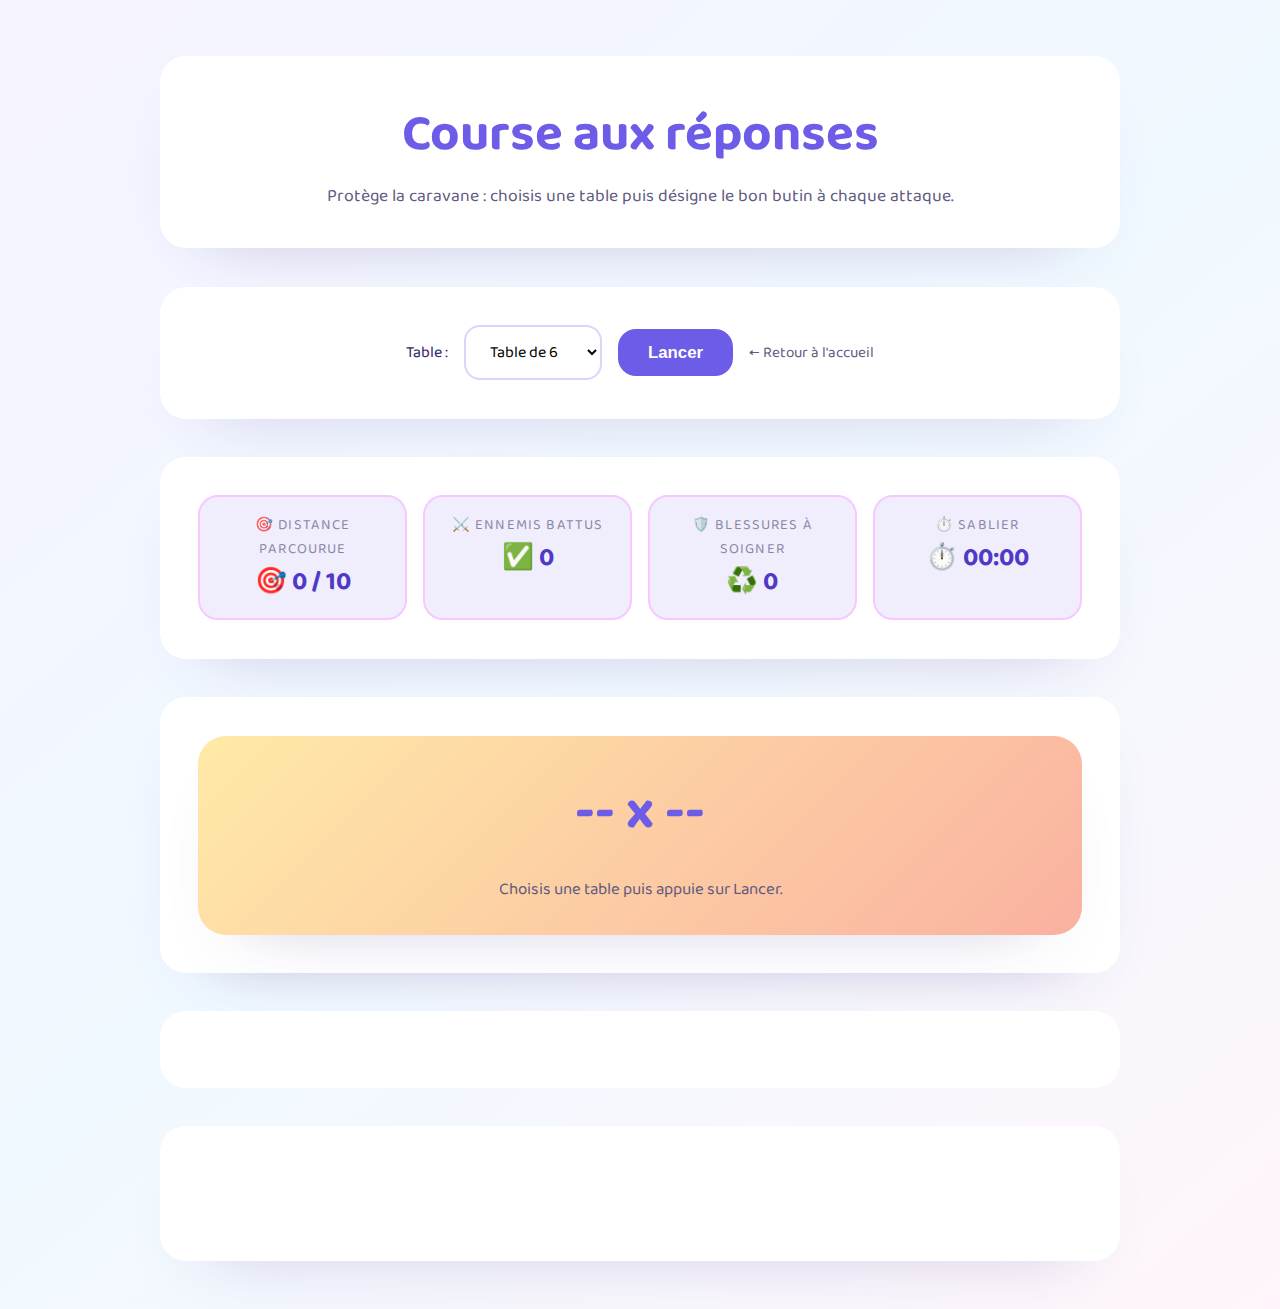
<file: table-rush.html>
﻿<!DOCTYPE html>
<html lang="fr">
  <head>
    <meta charset="UTF-8" />
    <meta name="viewport" content="width=device-width, initial-scale=1.0" />
    <title>Course aux reponses - Magic Wheel</title>
    <link rel="stylesheet" href="styles.css" />
    <link rel="preconnect" href="https://fonts.googleapis.com" />
    <link rel="preconnect" href="https://fonts.gstatic.com" crossorigin />
    <link href="https://fonts.googleapis.com/css2?family=Baloo+2:wght@400;600;700&display=swap" rel="stylesheet" />
        <style>
      :root {
        --bg-game: linear-gradient(140deg, #f5f3ff 0%, #f0f9ff 50%, #fff5fb 100%);
        --surface: #ffffff;
        --primary: #6c5ce7;
        --primary-dark: #4f3ac8;
        --accent: #ff7f50;
        --success: #00b894;
        --text: #2f1c6a;
        --muted: #5e5a80;
        --shadow: 0 30px 70px -48px rgba(76, 55, 140, 0.35);
      }

      * {
        box-sizing: border-box;
      }

      body {
        margin: 0;
        font-family: "Baloo 2", "Segoe UI", Tahoma, sans-serif;
        background: var(--bg-game);
        color: var(--text);
        min-height: 100vh;
      }

      .app {
        width: min(960px, 94%);
        margin: 0 auto;
        padding: clamp(2rem, 5vw, 3.5rem) 0 3rem;
        display: grid;
        gap: clamp(1.8rem, 4vw, 2.4rem);
      }

      .panel {
        background: var(--surface);
        border-radius: 26px;
        padding: clamp(1.6rem, 3vw, 2.4rem);
        box-shadow: var(--shadow);
      }

      h1 {
        margin: 0 0 0.35rem;
        font-size: clamp(2.2rem, 4.5vw, 3.2rem);
        text-align: center;
        color: var(--primary);
      }

      .subtitle {
        margin: 0;
        text-align: center;
        font-size: 1.1rem;
        color: var(--muted);
      }

      .controls {
        display: flex;
        flex-wrap: wrap;
        align-items: center;
        justify-content: center;
        gap: 1rem;
      }

      .home-link {
        display: inline-flex;
        align-items: center;
        gap: 0.4rem;
        font-size: 0.95rem;
        color: var(--muted);
        text-decoration: none;
      }

      .select {
        padding: 0.75rem 1.25rem;
        border-radius: 16px;
        border: 2px solid rgba(108, 92, 231, 0.25);
        font-size: 1rem;
        font-family: inherit;
        background: #fff;
      }

      .btn {
        border: none;
        border-radius: 18px;
        padding: 0.85rem 1.9rem;
        font-size: 1.05rem;
        font-weight: 700;
        cursor: pointer;
        color: #fff;
        background: var(--primary);
        box-shadow: 0 20px 55px -36px rgba(108, 92, 231, 0.6);
        transition: transform 0.15s ease, box-shadow 0.15s ease;
      }

      .btn:hover:not(:disabled) {
        transform: translateY(-3px);
      }

      .btn:disabled {
        opacity: 0.6;
        cursor: default;
        transform: none;
        box-shadow: none;
      }

      .hud {
        display: grid;
        grid-template-columns: repeat(auto-fit, minmax(180px, 1fr));
        gap: 1rem;
      }

      .hud__item {
        background: rgba(108, 92, 231, 0.1);
        border-radius: 20px;
        padding: 1rem 1.2rem;
        text-align: center;
      }

      .hud__label {
        display: block;
        font-size: 0.9rem;
        text-transform: uppercase;
        letter-spacing: 0.08em;
        color: var(--muted);
      }

      .hud__value {
        margin-top: 0.35rem;
        font-size: 1.6rem;
        font-weight: 700;
        color: var(--primary-dark);
      }

      .question-card {
        display: grid;
        gap: 1.25rem;
        justify-items: center;
        text-align: center;
      }

      .question-card__operation {
        font-size: clamp(2.4rem, 6vw, 3.4rem);
        font-weight: 700;
        color: var(--primary);
      }

      .question-card__detail {
        font-size: 1.05rem;
        color: var(--muted);
      }

      .results {
        display: grid;
        grid-template-columns: repeat(auto-fit, minmax(120px, 1fr));
        gap: 1rem;
      }

      .result-btn {
        border: none;
        border-radius: 18px;
        padding: 0.95rem 0.5rem;
        font-size: 1.2rem;
        font-weight: 700;
        cursor: pointer;
        background: #fff;
        color: var(--text);
        box-shadow: 0 20px 55px -38px rgba(108, 92, 231, 0.55);
        transition: transform 0.15s ease, box-shadow 0.15s ease, background 0.2s ease;
      }

      .result-btn:hover:not([data-state="correct"]) {
        transform: translateY(-3px);
      }

      .result-btn[data-state="correct"] {
        background: rgba(0, 184, 148, 0.18);
        color: var(--success);
        cursor: default;
        box-shadow: none;
      }

      .result-btn[data-state="error"] {
        animation: pulse 0.4s ease;
      }

      @keyframes pulse {
        0%, 100% {
          background: #fff;
        }
        50% {
          background: rgba(255, 118, 117, 0.15);
        }
      }

      .status {
        min-height: 1.5rem;
        text-align: center;
        font-size: 1.05rem;
        font-weight: 600;
        color: var(--accent);
      }

      .status--success {
        color: var(--success);
      }

      @media (max-width: 640px) {
        .results {
          grid-template-columns: repeat(2, minmax(0, 1fr));
        }
      }
    </style>
  </head>
  <body>
    <main class="app">
      <section class="panel">
        <h1>Course aux r&eacute;ponses</h1>
        <p class="subtitle">Prot&egrave;ge la caravane : choisis une table puis d&eacute;signe le bon butin &agrave; chaque attaque.</p>
      </section>

      <section class="panel">
        <div class="controls">
          <label for="table-select">Table :</label>
          <select class="select" id="table-select" aria-label="Choix de la table">
            <option value="1">Table de 1</option>
            <option value="2">Table de 2</option>
            <option value="3">Table de 3</option>
            <option value="4">Table de 4</option>
            <option value="5">Table de 5</option>
            <option value="6" selected>Table de 6</option>
            <option value="7">Table de 7</option>
            <option value="8">Table de 8</option>
            <option value="9">Table de 9</option>
            <option value="10">Table de 10</option>
          </select>
          <button class="btn" id="start-btn" type="button">Lancer</button>
          <a class="home-link" href="index.html">&larr; Retour &agrave; l'accueil</a>
        </div>
      </section>

      <section class="panel">
        <div class="hud">
          <div class="hud__item">
            <span class="hud__label">🎯 Distance parcourue</span>
            <span class="hud__value" id="progress">🎯 0 / 10</span>
          </div>
          <div class="hud__item">
            <span class="hud__label">⚔️ Ennemis battus</span>
            <span class="hud__value" id="correct">⚔️ 0</span>
          </div>
          <div class="hud__item">
            <span class="hud__label">🛡️ Blessures &agrave; soigner</span>
            <span class="hud__value" id="errors">🛡️ 0</span>
          </div>
          <div class="hud__item">
            <span class="hud__label">⏱️ Sablier</span>
            <span class="hud__value" id="timer">⏱️ 00:00</span>
          </div>
        </div>
      </section>

      <section class="panel">
        <div class="question-card">
          <div class="question-card__operation" id="operation">-- x --</div>
          <div class="question-card__detail" id="detail">Clique sur le bon r&eacute;sultat ci-dessous.</div>
        </div>
      </section>

      <section class="panel">
        <div class="results" id="results"></div>
      </section>

      <section class="panel">
        <p class="status" id="status"></p>
      </section>
    </main>

    <script>
      const TOTAL_OPERATIONS = 10;
      const MULTIPLIERS = Array.from({ length: 10 }, function (_, index) {
        return index + 1;
      });

      const tableSelect = document.getElementById("table-select");
      const startButton = document.getElementById("start-btn");
      const operationElement = document.getElementById("operation");
      const detailElement = document.getElementById("detail");
      const progressElement = document.getElementById("progress");
      const correctElement = document.getElementById("correct");
      const errorsElement = document.getElementById("errors");
      const timerElement = document.getElementById("timer");
      const resultsElement = document.getElementById("results");
      const statusElement = document.getElementById("status");

      const gameState = {
        table: 6,
        operations: [],
        index: 0,
        correct: 0,
        errors: 0,
        startTime: null,
        timerId: null
      };

      function shuffle(array) {
        for (let i = array.length - 1; i > 0; i -= 1) {
          const j = Math.floor(Math.random() * (i + 1));
          const temp = array[i];
          array[i] = array[j];
          array[j] = temp;
        }
        return array;
      }

      function buildOperations(table) {
        const list = MULTIPLIERS.map(function (multiplier) {
          return {
            a: table,
            b: multiplier,
            product: table * multiplier
          };
        });
        return shuffle(list);
      }

      function buildResults(table) {
        const values = MULTIPLIERS.map(function (multiplier) {
          return table * multiplier;
        });
        return shuffle(values);
      }

      function renderResults(values) {
        resultsElement.innerHTML = "";
        values.forEach(function (value) {
          const button = document.createElement("button");
          button.className = "result-btn";
          button.type = "button";
          button.textContent = value;
          button.dataset.value = String(value);
          button.dataset.state = "hidden";
          resultsElement.append(button);
        });
      }

      function clearStatus() {
        statusElement.textContent = "";
        statusElement.classList.remove("status--success");
      }

      function showStatus(message, success) {
        statusElement.textContent = message;
        statusElement.classList.toggle("status--success", success);
      }

      function updateHud() {
        const current = Math.min(gameState.index + 1, TOTAL_OPERATIONS);
        progressElement.textContent = "🎯 " + current + " / " + TOTAL_OPERATIONS;
        correctElement.textContent = "✅ " + gameState.correct;
        errorsElement.textContent = "♻️ " + gameState.errors;
      }

      function updateTimer() {
        if (!gameState.startTime) {
          timerElement.textContent = "⏱️ 00:00";
          return;
        }
        const elapsed = Math.floor((Date.now() - gameState.startTime) / 1000);
        const minutes = String(Math.floor(elapsed / 60)).padStart(2, "0");
        const seconds = String(elapsed % 60).padStart(2, "0");
        timerElement.textContent = "⏱️ " + minutes + ":" + seconds;
      }

      function startTimer() {
        stopTimer();
        gameState.startTime = Date.now();
        updateTimer();
        gameState.timerId = window.setInterval(updateTimer, 1000);
      }

      function stopTimer() {
        if (gameState.timerId) {
          window.clearInterval(gameState.timerId);
          gameState.timerId = null;
        }
      }

      function showOperation() {
        const current = gameState.operations[gameState.index];
        operationElement.textContent = current.a + " x " + current.b;
        detailElement.textContent = "Rep&egrave;re le bon butin ci-dessous.";
        updateHud();
        clearStatus();
      }

      function finishGame() {
        stopTimer();
        showStatus("Route s&eacute;curis&eacute;e !", true);
        detailElement.textContent = "Mission accomplie, choisis une nouvelle escale.";
      }

      function prepareGame() {
        stopTimer();
        gameState.table = Number(tableSelect.value);
        gameState.operations = [];
        gameState.index = 0;
        gameState.correct = 0;
        gameState.errors = 0;
        gameState.startTime = null;
        renderResults([]);
        progressElement.textContent = "🎯 0 / " + TOTAL_OPERATIONS;
        correctElement.textContent = "✅ 0";
        errorsElement.textContent = "♻️ 0";
        timerElement.textContent = "⏱️ 00:00";
        operationElement.textContent = "-- x --";
        detailElement.textContent = "Choisis une table puis appuie sur Lancer.";
        clearStatus();
      }

      function startGame() {
        stopTimer();
        const table = Number(tableSelect.value);
        gameState.table = table;
        gameState.operations = buildOperations(table);
        gameState.index = 0;
        gameState.correct = 0;
        gameState.errors = 0;
        renderResults(buildResults(table));
        updateHud();
        showOperation();
        startTimer();
      }

      function handleResultClick(event) {
        const button = event.target;
        if (!button.classList.contains("result-btn")) {
          return;
        }
        if (button.dataset.state === "correct") {
          return;
        }
        if (gameState.index >= gameState.operations.length) {
          return;
        }

        const value = Number(button.dataset.value);
        const current = gameState.operations[gameState.index];

        if (value === current.product) {
          button.dataset.state = "correct";
          button.disabled = true;
          gameState.correct += 1;
          gameState.index += 1;
          showStatus("Cible neutralis&eacute;e !", true);
          if (gameState.index >= gameState.operations.length) {
            updateHud();
            finishGame();
            return;
          }
          showOperation();
        } else {
          button.dataset.state = "error";
          gameState.errors += 1;
          showStatus("La caravane doit se regrouper !", false);
          window.setTimeout(function () {
            if (button.dataset.state === "error") {
              button.dataset.state = "hidden";
            }
          }, 450);
          updateHud();
        }
      }

      startButton.addEventListener("click", function () {
        startGame();
      });

      resultsElement.addEventListener("click", handleResultClick);

      prepareGame();
    </script>
  </body>
</html>
</file>
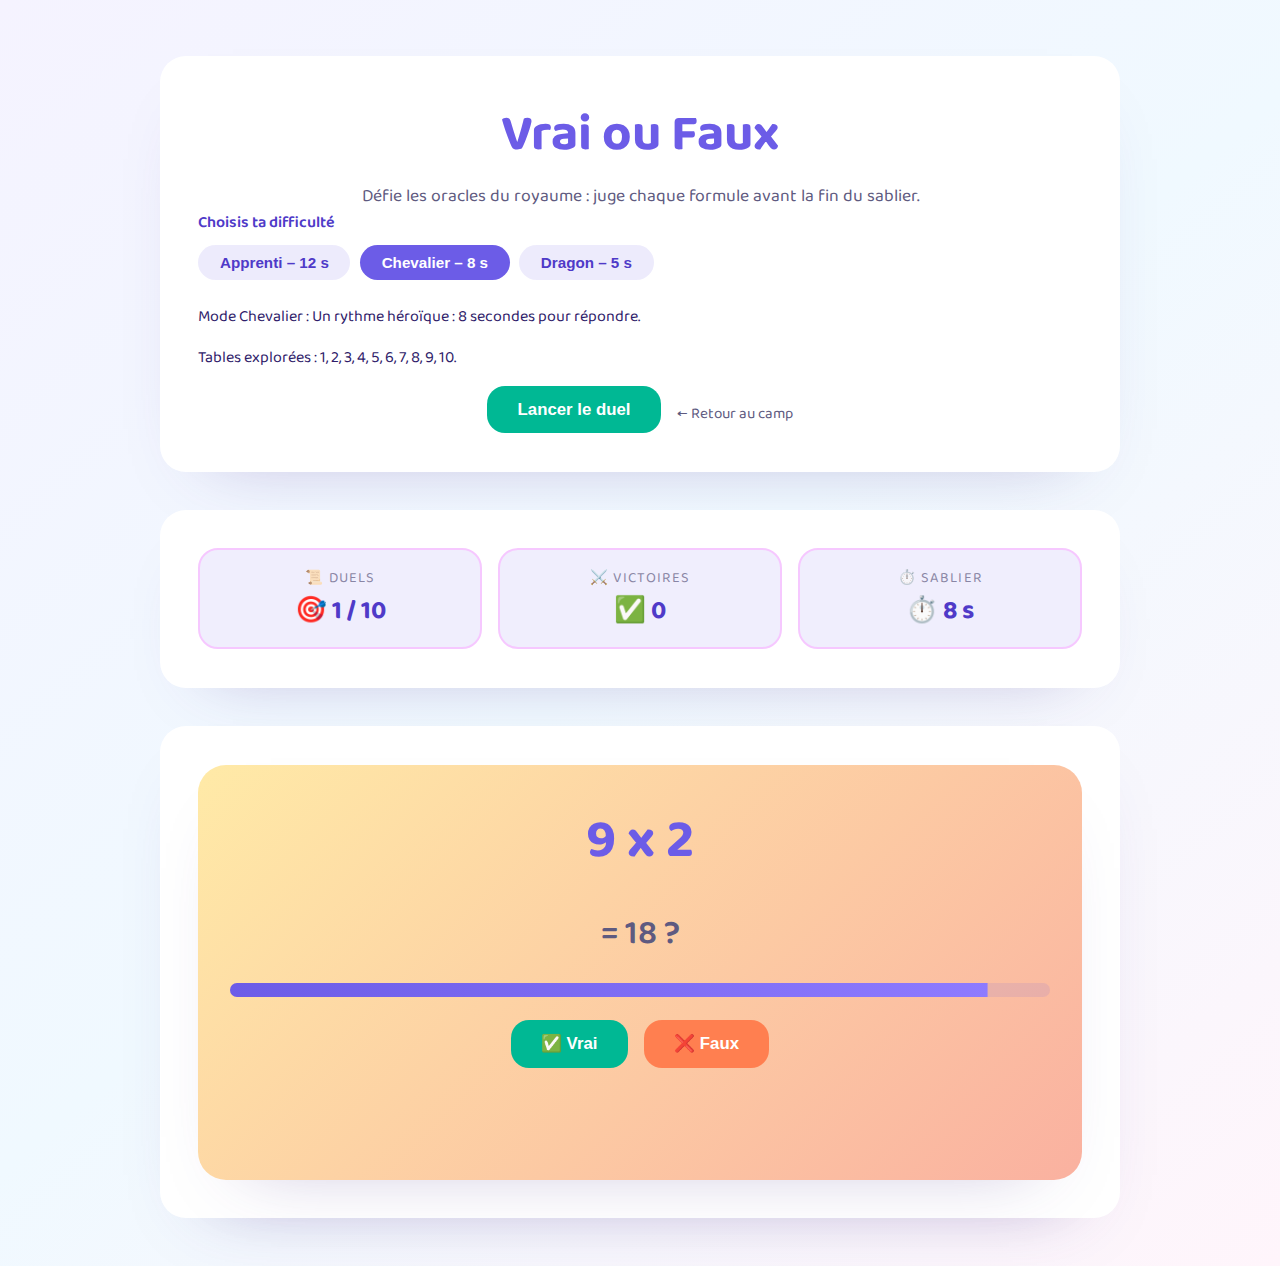
<file: vf.html>
﻿<!DOCTYPE html>
<html lang="fr">
  <head>
    <meta charset="UTF-8" />
    <meta name="viewport" content="width=device-width, initial-scale=1.0" />
    <title>Vrai ou Faux - Magic Wheel</title>
    <link rel="stylesheet" href="styles.css" />
    <link rel="preconnect" href="https://fonts.googleapis.com" />
    <link rel="preconnect" href="https://fonts.gstatic.com" crossorigin />
    <link href="https://fonts.googleapis.com/css2?family=Baloo+2:wght@400;600;700&display=swap" rel="stylesheet" />
        <style>
      :root {
        --bg-game: linear-gradient(140deg, #f5f3ff 0%, #f0f9ff 50%, #fff5fb 100%);
        --surface: #ffffff;
        --primary: #6c5ce7;
        --primary-dark: #4f3ac8;
        --accent: #ff7f50;
        --success: #00b894;
        --text: #2f1c6a;
        --muted: #5e5a80;
        --shadow: 0 30px 70px -48px rgba(76, 55, 140, 0.35);
      }

      * {
        box-sizing: border-box;
      }

      body {
        margin: 0;
        font-family: "Baloo 2", "Segoe UI", Tahoma, sans-serif;
        background: var(--bg-game);
        color: var(--text);
        min-height: 100vh;
      }

      .app {
        width: min(960px, 94%);
        margin: 0 auto;
        padding: clamp(2rem, 5vw, 3.5rem) 0 3rem;
        display: grid;
        gap: clamp(1.8rem, 4vw, 2.4rem);
      }

      .panel {
        background: var(--surface);
        border-radius: 26px;
        padding: clamp(1.6rem, 3vw, 2.4rem);
        box-shadow: var(--shadow);
      }

      h1 {
        margin: 0 0 0.35rem;
        font-size: clamp(2.2rem, 4.5vw, 3.2rem);
        text-align: center;
        color: var(--primary);
      }

      .subtitle {
        margin: 0;
        text-align: center;
        color: var(--muted);
        font-size: 1.1rem;
      }

      .hud {
        display: grid;
        grid-template-columns: repeat(auto-fit, minmax(180px, 1fr));
        gap: 1rem;
      }

      .hud__item {
        background: rgba(108, 92, 231, 0.1);
        border-radius: 20px;
        padding: 1rem 1.2rem;
        text-align: center;
      }

      .hud__label {
        display: block;
        font-size: 0.9rem;
        text-transform: uppercase;
        letter-spacing: 0.08em;
        color: var(--muted);
      }

      .hud__value {
        margin-top: 0.35rem;
        font-size: 1.6rem;
        font-weight: 700;
        color: var(--primary-dark);
      }

      .question-card {
        display: grid;
        gap: 1.4rem;
        text-align: center;
      }

      .question-card__prompt {
        font-size: clamp(2.4rem, 6vw, 3.4rem);
        font-weight: 700;
        color: var(--primary);
      }

      .question-card__proposition {
        font-size: clamp(1.4rem, 4vw, 2.1rem);
        font-weight: 600;
        color: var(--muted);
      }

      .timer-bar {
        position: relative;
        height: 14px;
        border-radius: 999px;
        background: rgba(108, 92, 231, 0.12);
        overflow: hidden;
      }

      .timer-bar__fill {
        position: absolute;
        inset: 0;
        background: linear-gradient(120deg, var(--primary), #8e7bff);
        transform-origin: left center;
      }

      .actions {
        display: flex;
        justify-content: center;
        gap: 1rem;
      }

      .btn {
        border: none;
        border-radius: 18px;
        padding: 0.85rem 1.9rem;
        font-size: 1.05rem;
        font-weight: 700;
        cursor: pointer;
        color: #fff;
        background: var(--primary);
        box-shadow: 0 20px 55px -36px rgba(108, 92, 231, 0.6);
        transition: transform 0.15s ease, box-shadow 0.15s ease;
      }

      .btn--true {
        background: var(--success);
        box-shadow: 0 20px 55px -36px rgba(0, 184, 148, 0.6);
      }

      .btn--false {
        background: var(--accent);
        box-shadow: 0 20px 55px -36px rgba(255, 118, 117, 0.6);
      }

      .btn:hover {
        transform: translateY(-3px);
      }

      .feedback {
        min-height: 1.5rem;
        font-size: 1.05rem;
        font-weight: 600;
        color: var(--accent);
      }

      .feedback--success {
        color: var(--success);
      }

      .summary {
        display: grid;
        gap: 1.2rem;
        text-align: center;
      }

          <p class="summary__score" id="summary-score">⚔️ 0 / 10</p>
        font-size: 2rem;
        font-weight: 700;
        color: var(--primary);
      }

      .summary__details {
        display: grid;
        grid-template-columns: repeat(auto-fit, minmax(170px, 1fr));
        gap: 1rem;
      }

      .summary__card {
        background: rgba(108, 92, 231, 0.08);
        border-radius: 20px;
        padding: 1rem 1.2rem;
      }

      .summary__card .hud__label {
        color: var(--muted);
      }

      .summary__card .hud__value {
        color: var(--primary-dark);
      }

      .home-link {
        display: inline-flex;
        justify-content: center;
        align-items: center;
        gap: 0.5rem;
        margin-top: 0.5rem;
        font-size: 0.95rem;
        color: var(--muted);
        text-decoration: none;
      }
      .setup__controls {
        display: grid;
        gap: 1rem;
      }

      .setup__group {
        display: grid;
        gap: 0.65rem;
      }

      .setup__label {
        font-size: 1rem;
        font-weight: 600;
        color: var(--primary-dark);
      }

      .chip-group {
        display: flex;
        flex-wrap: wrap;
        gap: 0.6rem;
      }

      .chip {
        border: none;
        border-radius: 999px;
        padding: 0.55rem 1.35rem;
        background: rgba(108, 92, 231, 0.12);
        color: var(--primary-dark);
        font-size: 0.95rem;
        font-weight: 600;
        cursor: pointer;
        transition: transform 0.15s ease, box-shadow 0.15s ease, background 0.2s ease;
      }

      .chip[data-selected="true"] {
        background: var(--primary);
        color: #fff;
        box-shadow: 0 16px 40px -28px rgba(108, 92, 231, 0.65);
      }

      .chip:hover {
        transform: translateY(-2px);
      }
    </style>
  </head>
  <body>
    <main class="app">
            <section class="panel">
        <h1>Vrai ou Faux</h1>
        <p class="subtitle">D&eacute;fie les oracles du royaume : juge chaque formule avant la fin du sablier.</p>
        <div class="setup__controls">
          <div class="setup__group">
            <span class="setup__label">Choisis ta difficult&eacute;</span>
            <div class="chip-group" id="difficulty-options"></div>
          </div>
        </div>
        <p class="setup__notice" id="difficulty-note">Mode Chevalier : 8 secondes par duel.</p>
        <p class="setup__notice" id="table-note">Tables explorées : 1 à 10.</p>
        <div class="actions actions--header">
          <button class="btn btn--true" id="start-btn" type="button">Lancer le duel</button>
          <a class="home-link" href="index.html">&larr; Retour au camp</a>
        </div>
      </section>

      <section class="panel" id="hud-panel">
        <div class="hud">
          <div class="hud__item">
            <span class="hud__label">📜 Duels</span>
            <span class="hud__value" id="question-count">📜 0 / 10</span>
          </div>
          <div class="hud__item">
            <span class="hud__label">⚔️ Victoires</span>
            <span class="hud__value" id="score">⚔️ 0</span>
          </div>
          <div class="hud__item">
            <span class="hud__label">⏱️ Sablier</span>
            <span class="hud__value" id="time-left">⏱️ 3 s</span>
          </div>
        </div>
      </section>

      <section class="panel" id="game-panel">
        <div class="question-card">
          <div class="question-card__prompt" id="prompt">-- x --</div>
          <div class="question-card__proposition" id="proposition">= -- ?</div>
          <div class="timer-bar" aria-hidden="true">
            <div class="timer-bar__fill" id="timer-bar"></div>
          </div>
          <div class="actions">
            <button class="btn btn--true" id="btn-true" type="button">✅ Vrai</button>
            <button class="btn btn--false" id="btn-false" type="button">❌ Faux</button>
          </div>
          <p class="feedback" id="feedback" aria-live="polite"></p>
        </div>
      </section>

            <section class="panel" id="summary-panel" hidden>
        <div class="summary">
          <p class="summary__score" id="summary-score">⚔️ 0 / 10</p>
          <div class="summary__details">
            <div class="summary__card">
              <span class="hud__label">📜 Duels tent&eacute;s</span>
              <span class="hud__value" id="summary-questions">📜 0</span>
            </div>
            <div class="summary__card">
              <span class="hud__label">⚔️ Victoires</span>
              <span class="hud__value" id="summary-correct">⚔️ 0</span>
            </div>
            <div class="summary__card">
              <span class="hud__label">🛡️ Ripostes adverses</span>
              <span class="hud__value" id="summary-wrong">🛡️ 0</span>
            </div>
          </div>
          <p class="summary__xp" id="summary-xp">✨ +0 xp</p>
          <div class="actions">
            <button class="btn btn--true" id="restart-btn" type="button">Relever le d&eacute;fi</button>
            <a class="home-link" href="index.html">&larr; Retour au camp</a>
          </div>
        </div>
      </section>
    </main>

    <script>
      const TOTAL_QUESTIONS = 10;
      const DEFAULT_MULTIPLICANDS = Array.from({ length: 10 }, function (_, index) {
        return index + 1;
      });
      const DEFAULT_MULTIPLIERS = DEFAULT_MULTIPLICANDS.slice();
      const OFFSETS = [1, -1, 10, -10];

      const DIFFICULTY_OPTIONS = [
        {
          id: "apprenti",
          name: "Apprenti",
          label: "Apprenti – 12 s",
          time: 12,
          description: "Respire, tu as 12 secondes par duel."
        },
        {
          id: "chevalier",
          name: "Chevalier",
          label: "Chevalier – 8 s",
          time: 8,
          description: "Un rythme héroïque : 8 secondes pour répondre."
        },
        {
          id: "dragon",
          name: "Dragon",
          label: "Dragon – 5 s",
          time: 5,
          description: "Défi des maîtres : 5 secondes brûlantes."
        }
      ];

      let allowedMultiplicands = DEFAULT_MULTIPLICANDS.slice();
      let allowedMultipliers = DEFAULT_MULTIPLIERS.slice();

      const promptElement = document.getElementById("prompt");
      const propositionElement = document.getElementById("proposition");
      const questionCountElement = document.getElementById("question-count");
      const scoreElement = document.getElementById("score");
      const timeLeftElement = document.getElementById("time-left");
      const timerBarElement = document.getElementById("timer-bar");
      const feedbackElement = document.getElementById("feedback");
      const btnTrue = document.getElementById("btn-true");
      const btnFalse = document.getElementById("btn-false");
      const summaryPanel = document.getElementById("summary-panel");
      const gamePanel = document.getElementById("game-panel");
      const summaryScoreElement = document.getElementById("summary-score");
      const summaryCorrectElement = document.getElementById("summary-correct");
      const summaryWrongElement = document.getElementById("summary-wrong");
      const startButton = document.getElementById("start-btn");
      const restartButton = document.getElementById("restart-btn");
      const difficultyOptionsElement = document.getElementById("difficulty-options");
      const difficultyNoteElement = document.getElementById("difficulty-note");
      const tableNoteElement = document.getElementById("table-note");

      let questions = [];
      let currentIndex = 0;
      let score = 0;
      let timerId = null;
      let questionDeadline = null;
      let awaitingNext = false;
      let duelSettings = {
        difficulty: DIFFICULTY_OPTIONS[1],
        questionTime: DIFFICULTY_OPTIONS[1].time
      };

      function shuffle(array) {
        for (let i = array.length - 1; i > 0; i -= 1) {
          const j = Math.floor(Math.random() * (i + 1));
          const temp = array[i];
          array[i] = array[j];
          array[j] = temp;
        }
        return array;
      }

      function buildQuestions() {
        const list = [];
        const multiplicands = allowedMultiplicands.length ? allowedMultiplicands : DEFAULT_MULTIPLICANDS;
        const multipliers = allowedMultipliers.length ? allowedMultipliers : DEFAULT_MULTIPLIERS;

        while (list.length < TOTAL_QUESTIONS) {
          const a = multiplicands[Math.floor(Math.random() * multiplicands.length)];
          const b = multipliers[Math.floor(Math.random() * multipliers.length)];
          const correct = a * b;
          const isCorrect = Math.random() < 0.5;
          let shown = correct;

          if (!isCorrect) {
            let offset = OFFSETS[Math.floor(Math.random() * OFFSETS.length)];
            shown = correct + offset;
            if (shown <= 0 || shown === correct) {
              offset = offset > 0 ? 1 : -1;
              shown = correct + offset;
              if (shown <= 0) {
                shown = correct + 10;
              }
            }
          }

          list.push({ a: a, b: b, result: correct, shown: shown, isCorrect: isCorrect });
        }
        return list;
      }

      function updateHud() {
        questionCountElement.textContent = "🎯 " + (currentIndex + 1) + " / " + TOTAL_QUESTIONS;
        scoreElement.textContent = "✅ " + score;
      }

      function clearFeedback() {
        feedbackElement.textContent = "";
        feedbackElement.classList.remove("feedback--success");
      }

      function showFeedback(message, success) {
        feedbackElement.textContent = message;
        feedbackElement.classList.toggle("feedback--success", success);
      }

      function updateTimerDisplay() {
        if (!questionDeadline) {
          timeLeftElement.textContent = "⏱️ 0 s";
          timerBarElement.style.transform = "scaleX(0)";
          return;
        }
        const remaining = Math.max(0, questionDeadline - Date.now());
        const ratio = remaining / (duelSettings.questionTime * 1000);
        timerBarElement.style.transform = "scaleX(" + ratio + ")";
        timeLeftElement.textContent = "⏱️ " + Math.ceil(remaining / 1000) + " s";
      }

      function stopQuestionTimer() {
        if (timerId) {
          window.clearInterval(timerId);
          timerId = null;
        }
        questionDeadline = null;
      }

      function startQuestionTimer() {
        stopQuestionTimer();
        questionDeadline = Date.now() + duelSettings.questionTime * 1000;
        updateTimerDisplay();
        timerId = window.setInterval(function () {
          if (!questionDeadline) {
            return;
          }
          if (Date.now() >= questionDeadline) {
            stopQuestionTimer();
            registerAnswer(null);
            return;
          }
          updateTimerDisplay();
        }, 100);
      }

      function setButtonsDisabled(disabled) {
        btnTrue.disabled = disabled;
        btnFalse.disabled = disabled;
      }

      function showQuestion() {
        clearFeedback();
        const question = questions[currentIndex];
        promptElement.textContent = question.a + " x " + question.b;
        propositionElement.textContent = "= " + question.shown + " ?";
        updateHud();
        setButtonsDisabled(false);
        awaitingNext = false;
        startQuestionTimer();
      }

      function registerAnswer(answerIsCorrect) {
        if (awaitingNext) {
          return;
        }
        awaitingNext = true;
        stopQuestionTimer();

        const question = questions[currentIndex];
        const isCorrect = answerIsCorrect === question.isCorrect;
        if (answerIsCorrect === null) {
          showFeedback("Le sablier est vide !", false);
        } else if (isCorrect) {
          score += 1;
          showFeedback("Le sort touche sa cible !", true);
        } else {
          showFeedback("L'oracle te renvoie le sort...", false);
        }

        setButtonsDisabled(true);

        window.setTimeout(function () {
          currentIndex += 1;
          if (currentIndex >= TOTAL_QUESTIONS) {
            showSummary();
          } else {
            showQuestion();
          }
        }, 600);
      }

      function showSummary() {
        gamePanel.hidden = true;
        summaryPanel.hidden = false;
        summaryScoreElement.textContent = "✅ " + score + " / " + TOTAL_QUESTIONS;
        summaryCorrectElement.textContent = "✅ " + score;
        summaryWrongElement.textContent = "♻️ " + (TOTAL_QUESTIONS - score);
      }
      function renderDifficultyOptions() {
        if (!difficultyOptionsElement) {
          return;
        }
        difficultyOptionsElement.innerHTML = "";
        DIFFICULTY_OPTIONS.forEach(function (option) {
          const button = document.createElement("button");
          button.type = "button";
          button.className = "chip";
          const isSelected = duelSettings.difficulty.id === option.id;
          button.dataset.selected = isSelected ? "true" : "false";
          button.setAttribute("aria-pressed", isSelected ? "true" : "false");
          button.textContent = option.label;
          button.addEventListener("click", function () {
            duelSettings = {
              difficulty: option,
              questionTime: option.time
            };
            renderDifficultyOptions();
            prepareGame();
          });
          difficultyOptionsElement.append(button);
        });
        if (difficultyNoteElement) {
          const active = duelSettings.difficulty;
          difficultyNoteElement.textContent = active ? "Mode " + (active.name || active.label) + " : " + active.description : "Choisis ta difficulté";
        }
      }


      function parseTablesParam(input) {
        if (!input) {
          return [];
        }
        const seen = {};
        const result = [];
        String(input)
          .split(/[^0-9]+/)
          .forEach(function (token) {
            if (!token) {
              return;
            }
            const value = Number(token);
            if (Number.isInteger(value) && value >= 1 && value <= 10 && !seen[value]) {
              seen[value] = true;
              result.push(value);
            }
          });
        result.sort(function (a, b) {
          return a - b;
        });
        return result;
      }

      function applyQuerySettings() {
        const params = new URLSearchParams(window.location.search);
        const tablesParam = params.get("tables");
        const difficultyParam = params.get("difficulty");

        const parsedTables = parseTablesParam(tablesParam);
        if (parsedTables.length > 0) {
          allowedMultiplicands = parsedTables;
        } else {
          allowedMultiplicands = DEFAULT_MULTIPLICANDS.slice();
        }
        allowedMultipliers = DEFAULT_MULTIPLIERS.slice();

        if (difficultyParam) {
          const found = DIFFICULTY_OPTIONS.find(function (option) {
            return option.id === difficultyParam;
          });
          if (found) {
            duelSettings = {
              difficulty: found,
              questionTime: found.time
            };
          }
        }
      }

      function formatTablesLabel(list) {
        if (!list || list.length === 0) {
          return "1 à 10";
        }
        if (list.length === 1) {
          return String(list[0]);
        }
        return list.join(", ");
      }

      function updateTableNote() {
        if (!tableNoteElement) {
          return;
        }
        const label = formatTablesLabel(allowedMultiplicands);
        tableNoteElement.textContent = `Tables explorées : ${label}.`;
      }

      function prepareGame() {
        stopQuestionTimer();
        questions = buildQuestions();
        currentIndex = 0;
        score = 0;
        summaryPanel.hidden = true;
        gamePanel.hidden = false;
        clearFeedback();
        updateHud();
        showQuestion();
      }

      if (startButton) {
        startButton.addEventListener("click", function () {
          prepareGame();
        });
      }

      btnTrue.addEventListener("click", function () {
        registerAnswer(true);
      });
      btnFalse.addEventListener("click", function () {
        registerAnswer(false);
      });
      restartButton.addEventListener("click", function () {
        prepareGame();
      });

      applyQuerySettings();
      renderDifficultyOptions();
      updateTableNote();
      prepareGame();
    </script>
  </body>
</html>
</file>
<file: styles.css>
﻿:root {
  color-scheme: light;
  --bg: radial-gradient(circle at top, #ffe8a1, #ffd1dc 45%, #fde2ff 100%);
  --panel-bg: #ffffffcc;
  --primary: #ff7f50;
  --primary-dark: #f9643c;
  --secondary: #6c5ce7;
  --text-main: #352f44;
  --chip: #fffbf5;
  --chip-border: #f6c8ff;
  --success: #2ecc71;
  --warning: #ffb347;
  --shadow: 0 20px 45px -25px rgba(53, 47, 68, 0.45);
  font-family: "Baloo 2", cursive;
}

* {
  box-sizing: border-box;
}

body {
  margin: 0;
  min-height: 100vh;
  background: var(--bg);
  color: var(--text-main);
  display: flex;
  flex-direction: column;
  align-items: center;
}

a {
  color: inherit;
}

.app {
  padding: clamp(1rem, 4vw, 2.5rem);
  max-width: 960px;
  width: min(100%, 960px);
  display: grid;
  gap: 1.5rem;
}

.app__header {
  text-align: center;
  background: var(--panel-bg);
  border-radius: 32px;
  padding: 2rem;
  box-shadow: var(--shadow);
}

.app__header h1 {
  font-size: clamp(2rem, 5vw, 3.25rem);
  margin: 0;
}

.app__subtitle {
  margin: 0.5rem 0 0;
  font-weight: 500;
}

.panel {
  background: var(--panel-bg);
  border-radius: 32px;
  padding: clamp(1.5rem, 4vw, 2.75rem);
  box-shadow: var(--shadow);
}

.panel--game {
  display: flex;
  flex-direction: column;
  gap: 1.25rem;
}

.hud {
  display: flex;
  justify-content: space-between;
  flex-wrap: wrap;
  gap: 0.75rem;
}

.hud__item {
  min-width: 120px;
  background: var(--chip);
  border-radius: 20px;
  padding: 0.75rem 1rem;
  border: 2px solid var(--chip-border);
  text-align: center;
}

.hud__label {
  display: block;
  font-size: 0.85rem;
  opacity: 0.7;
}

.hud__value {
  font-size: 1.5rem;
  font-weight: 700;
}
.hud__item--progress {
  min-width: 180px;
  display: grid;
  gap: 0.35rem;
}

.progress {
  width: 100%;
  height: 8px;
  background: rgba(108, 92, 231, 0.18);
  border-radius: 999px;
  overflow: hidden;
}

.progress__bar {
  width: 0;
  height: 100%;
  background: linear-gradient(120deg, var(--secondary), #8672ff);
  border-radius: inherit;
  transition: width 0.3s ease;
}


.question-card {
  background: linear-gradient(135deg, #ffeaa7, #fab1a0);
  border-radius: 28px;
  padding: 2rem;
  box-shadow: var(--shadow);
  display: grid;
  gap: 1.5rem;
}

.question-card__wheel {
  display: grid;
  place-items: center;
  text-align: center;
}

.question-card__multiplier {
  font-size: clamp(2.75rem, 6vw, 3.5rem);
  font-weight: 700;
}

.question-card__prompt {
  font-size: 1.1rem;
}

.choices {
  display: grid;
  gap: 0.75rem;
}

.choice {
  background: #fff;
  border-radius: 22px;
  padding: 1rem 1.25rem;
  display: flex;
  align-items: center;
  gap: 0.75rem;
  border: 3px solid transparent;
  cursor: pointer;
  transition: transform 0.15s ease, border-color 0.15s ease;
}

.choice__bubble {
  width: 30px;
  height: 30px;
  border-radius: 50%;
  border: 2px solid var(--secondary);
  display: grid;
  place-items: center;
  font-weight: 600;
  color: var(--secondary);
}

.choice__text {
  font-size: 1.2rem;
  font-weight: 600;
}

.choice:hover {
  transform: translateY(-2px);
  border-color: var(--secondary);
}

.choice[data-selected="true"] {
  border-color: var(--secondary);
  box-shadow: 0 10px 30px -15px rgba(108, 92, 231, 0.7);
}

.choice[data-correct="true"] {
  border-color: var(--success);
}

.choice[data-correct="false"] {
  border-color: var(--warning);
  opacity: 0.7;
}

.feedback {
  min-height: 1.5rem;
  font-size: 1.1rem;
  font-weight: 600;
  text-align: center;
}

.primary-btn,
.secondary-btn {
  border: none;
  padding: 0.85rem 1.75rem;
  border-radius: 24px;
  font-size: 1.05rem;
  font-weight: 600;
  cursor: pointer;
  transition: transform 0.15s ease, filter 0.15s ease;
  font-family: inherit;
}

.primary-btn {
  background: linear-gradient(120deg, var(--primary), var(--primary-dark));
  color: #fff;
}

.secondary-btn {
  background: #fff;
  border: 2px solid var(--secondary);
  color: var(--secondary);
  align-self: center;
}

.primary-btn:active,
.secondary-btn:active {
  transform: scale(0.96);
}

.setup__controls {
  display: grid;
  gap: 1.5rem;
  margin-bottom: 1.5rem;
}

.setup__group {
  display: grid;
  gap: 0.75rem;
}

.setup__label {
  font-size: 1rem;
  font-weight: 600;
}

.chip-group {
  display: flex;
  flex-wrap: wrap;
  gap: 0.5rem;
}

.chip {
  background: var(--chip);
  border: 2px solid var(--chip-border);
  border-radius: 999px;
  padding: 0.45rem 1.25rem;
  font-size: 1rem;
  cursor: pointer;
  transition: transform 0.15s ease, border-color 0.15s ease;
}

.chip:hover {
  transform: translateY(-2px);
}

.chip[data-selected="true"] {
  border-color: var(--secondary);
  background: #fff;
  box-shadow: 0 10px 30px -18px rgba(108, 92, 231, 0.7);
}

.summary__text {
  font-size: 1.15rem;
}

.summary__details {
  display: grid;
  grid-template-columns: repeat(auto-fit, minmax(160px, 1fr));
  gap: 0.75rem;
  margin: 1.5rem 0;
}

.summary__label {
  display: block;
  font-size: 0.9rem;
  opacity: 0.7;
}

.summary__value {
  font-size: 1.45rem;
  font-weight: 700;
}

.app__footer {
  margin: 2rem 0 3rem;
  padding: 0.75rem 1.5rem;
  background: #ffffff77;
  border-radius: 999px;
  font-size: 0.9rem;
  text-align: center;
}

.app__nav {
  display: flex;
  flex-wrap: wrap;
  justify-content: center;
  gap: 0.75rem;
  background: var(--panel-bg);
  border-radius: 999px;
  padding: 0.5rem;
  box-shadow: var(--shadow);
}

.nav-btn {
  border: none;
  background: transparent;
  padding: 0.6rem 1.5rem;
  border-radius: 999px;
  font-size: 1rem;
  font-weight: 600;
  cursor: pointer;
  transition: transform 0.15s ease, background-color 0.15s ease, color 0.15s ease, box-shadow 0.15s ease;
  font-family: inherit;
  color: var(--secondary);
  flex: 1 1 auto;
  display: inline-flex;
  align-items: center;
  justify-content: center;
  text-decoration: none;
}

.nav-btn:hover {
  transform: translateY(-1px);
}

.nav-btn--active {
  background: linear-gradient(120deg, var(--secondary), #8672ff);
  color: #fff;
  box-shadow: 0 12px 35px -20px rgba(108, 92, 231, 0.8);
}
.nav-btn--link {
  background: #fff;
  border: 2px solid rgba(108, 92, 231, 0.25);
  color: var(--secondary);
  box-shadow: 0 12px 35px -25px rgba(108, 92, 231, 0.6);
}

.nav-btn--link:hover,
.nav-btn--link:focus-visible {
  border-color: var(--secondary);
  color: var(--secondary);
}


.nav-btn:focus-visible {
  outline: 3px solid var(--secondary);
  outline-offset: 3px;
}

.setup__intro {
  margin: 0 0 1.25rem;
  font-size: 1rem;
  font-weight: 500;
}`r`n`r`n.setup__notice {
  background: #fff;
  border-radius: 20px;
  padding: 0.75rem 1.25rem;
  border: 2px dashed rgba(108, 92, 231, 0.35);
  font-size: 0.95rem;
  margin-bottom: 1.25rem;
  text-align: center;
}

body[data-app="game"] {
  min-height: 100vh;
  display: flex;
  flex-direction: column;
}

.app--game {
  max-width: 760px;
  width: min(100%, 760px);
  gap: 1.5rem;
}

.app__header--compact {
  padding: clamp(1.5rem, 3.5vw, 2.25rem);
  text-align: center;
  display: grid;
  gap: 0.5rem;
}

.game__config {
  margin: 0;
  font-size: 0.95rem;
  opacity: 0.75;
}

.game__actions {
  display: flex;
  flex-wrap: wrap;
  gap: 0.75rem;
  justify-content: center;
}

.secondary-btn--ghost {
  background: transparent;
  border: 2px dashed rgba(108, 92, 231, 0.35);
  color: var(--secondary);
}

.secondary-btn--ghost:hover,
.secondary-btn--ghost:focus-visible {
  background: #fff;
  border-style: solid;
}

.question-card {
  position: relative;
  overflow: hidden;
}

.question-card--resolved {
  transition: background 0.25s ease, border-color 0.25s ease;
}

.question-card--correct {
  background: linear-gradient(135deg, rgba(46, 204, 113, 0.25), #ffffff);
  border: 3px solid rgba(46, 204, 113, 0.35);
}

.question-card--wrong {
  background: linear-gradient(135deg, rgba(255, 179, 71, 0.25), #ffffff);
  border: 3px solid rgba(255, 179, 71, 0.35);
}

.result-badge {
  position: absolute;
  top: 50%;
  left: 50%;
  transform: translate(-50%, -40%) scale(0.9);
  background: #fff;
  color: var(--secondary);
  padding: 0.75rem 1.75rem;
  border-radius: 999px;
  font-size: 1.4rem;
  font-weight: 700;
  box-shadow: var(--shadow);
  opacity: 0;
  pointer-events: none;
  transition: opacity 0.25s ease, transform 0.25s ease;
  text-align: center;
}

.question-card--resolved .result-badge {
  opacity: 1;
  transform: translate(-50%, -50%) scale(1);
}

.question-card--correct .result-badge {
  color: var(--success);
}

.question-card--wrong .result-badge {
  color: var(--warning);
}

.choice[data-correct="true"] {
  background: linear-gradient(120deg, rgba(46, 204, 113, 0.18), #fff);
}

.choice[data-correct="false"] {
  background: linear-gradient(120deg, rgba(255, 179, 71, 0.18), #fff6ed);
}

.app__footer--game {
  margin-top: auto;
}

@media (max-width: 720px) {
  .game__actions {
    flex-direction: column;
    align-items: stretch;
  }

  .result-badge {
    font-size: 1.2rem;
    padding: 0.65rem 1.25rem;
  }
}

.panel--learn,
.panel--reference {
  display: grid;
  gap: 1.5rem;
}

.lesson-grid {
  display: grid;
  grid-template-columns: repeat(auto-fit, minmax(240px, 1fr));
  gap: 1.5rem;
}

.lesson-card {
  background: #fff;
  border-radius: 24px;
  padding: 1.5rem;
  border: 2px solid rgba(108, 92, 231, 0.25);
  box-shadow: var(--shadow);
  display: grid;
  gap: 0.75rem;
}

.lesson-card--memo {
  background: linear-gradient(135deg, #f6f0ff, #fff);
}

.lesson-card h3 {
  margin: 0;
  font-size: 1.35rem;
}

.lesson-card p {
  margin: 0;
  font-size: 1rem;
}

.lesson-card__list,
.reference-card__list {
  list-style: disc;
  margin: 0;
  padding-left: 1.1rem;
  display: grid;
  gap: 0.35rem;
  font-size: 0.95rem;
}

.lesson-card__list li,
.reference-card__list li {
  line-height: 1.4;
}

.reference__intro {
  margin: 0;
  font-size: 1rem;
  text-align: center;
}

.reference-grid {
  display: grid;
  grid-template-columns: repeat(auto-fit, minmax(160px, 1fr));
  gap: 1rem;
}

.reference-card {
  background: #fff;
  border-radius: 22px;
  padding: 1.25rem;
  border: 2px solid rgba(255, 127, 80, 0.25);
  box-shadow: var(--shadow);
  display: grid;
  gap: 0.6rem;
}

.reference-card h3 {
  margin: 0;
  font-size: 1.2rem;
  color: var(--primary-dark);
}
.reference-card__list {
  padding-left: 1.25rem;
}
@media (max-width: 720px) {
  .app {
    padding: 1rem;
  }

  .app__nav {
    border-radius: 24px;
    padding: 0.35rem;
  }

  .nav-btn {
  border: none;
  background: transparent;
  padding: 0.6rem 1.5rem;
  border-radius: 999px;
  font-size: 1rem;
  font-weight: 600;
  cursor: pointer;
  transition: transform 0.15s ease, background-color 0.15s ease, color 0.15s ease, box-shadow 0.15s ease;
  font-family: inherit;
  color: var(--secondary);
  flex: 1 1 auto;
  display: inline-flex;
  align-items: center;
  justify-content: center;
  text-decoration: none;
}






.course-body {
  margin: 0;
  min-height: 100vh;
  background: var(--bg);
  color: var(--text-main);
  font-family: "Baloo 2", cursive;
  display: flex;
  flex-direction: column;
}

.course {
  max-width: 960px;
  width: min(100%, 960px);
  margin: auto;
  padding: clamp(1.5rem, 4vw, 3rem);
  display: grid;
  gap: 1.75rem;
}

.course__header {
  background: var(--panel-bg);
  border-radius: 32px;
  padding: clamp(1.5rem, 4vw, 2.5rem);
  box-shadow: var(--shadow);
  text-align: center;
  display: grid;
  gap: 0.75rem;
}

.course__title {
  margin: 0;
  font-size: clamp(2rem, 5vw, 3rem);
}

.course__subtitle {
  margin: 0;
  font-size: 1.1rem;
  font-weight: 500;
}

.course__nav {
  display: flex;
  justify-content: center;
  gap: 0.75rem;
  flex-wrap: wrap;
}

.course__grid {
  display: grid;
  gap: 1.5rem;
  grid-template-columns: repeat(auto-fit, minmax(260px, 1fr));
}

.course-card {
  background: #fff;
  border-radius: 28px;
  padding: 1.75rem;
  box-shadow: var(--shadow);
  display: grid;
  gap: 1rem;
  position: relative;
  overflow: hidden;
  border: 2px solid rgba(108, 92, 231, 0.18);
}

.course-card--warm {
  background: linear-gradient(135deg, rgba(255, 212, 163, 0.6), #fff);
}

.course-card--cool {
  background: linear-gradient(135deg, rgba(201, 178, 255, 0.55), #fff);
}

.course-card__badge {
  display: inline-flex;
  align-items: center;
  gap: 0.35rem;
  background: rgba(108, 92, 231, 0.1);
  color: var(--secondary);
  padding: 0.35rem 0.8rem;
  border-radius: 999px;
  font-size: 0.9rem;
  font-weight: 600;
}

.course-card__title {
  margin: 0;
  font-size: 1.45rem;
}

.course-card__text {
  margin: 0;
  font-size: 1rem;
}

.course-card__illustration {
  display: grid;
  place-items: center;
}

.course-card__illustration svg {
  width: min(200px, 90%);
  height: auto;
}

.course-card__list {
  margin: 0;
  padding-left: 1.1rem;
  display: grid;
  gap: 0.4rem;
  font-size: 0.95rem;
}

.course-card__list li {
  line-height: 1.4;
}

.course__tips {
  background: var(--panel-bg);
  border-radius: 28px;
  padding: clamp(1.5rem, 4vw, 2.25rem);
  box-shadow: var(--shadow);
  display: grid;
  gap: 1.25rem;
}

.course__tips-title {
  margin: 0;
  font-size: 1.5rem;
  text-align: center;
}

.course__tips-grid {
  display: grid;
  gap: 1rem;
  grid-template-columns: repeat(auto-fit, minmax(220px, 1fr));
}

.course__tip {
  background: #fff;
  border-radius: 22px;
  padding: 1.25rem;
  border: 2px solid rgba(255, 127, 80, 0.25);
  box-shadow: var(--shadow);
  display: grid;
  gap: 0.6rem;
}

.course__tip-title {
  margin: 0;
  font-size: 1.2rem;
  color: var(--primary-dark);
}

.course__tip-list {
  margin: 0;
  padding-left: 1rem;
  display: grid;
  gap: 0.35rem;
  font-size: 0.95rem;
}

.course__closing {
  text-align: center;
  font-size: 1.05rem;
  font-weight: 600;
}

@media (max-width: 720px) {
  .course {
    padding: 1.5rem;
  }

  .course__grid {
    grid-template-columns: 1fr;
  }

  .course__tips-grid {
    grid-template-columns: 1fr;
  }
}

.level-card {
  background: var(--panel-bg);
  border-radius: 28px;
  padding: 1.5rem;
  box-shadow: var(--shadow);
  display: grid;
  gap: 0.65rem;
  border: 2px solid rgba(108, 92, 231, 0.18);
}

.level-card__header {
  display: flex;
  justify-content: space-between;
  align-items: center;
}

.level-card__title {
  margin: 0;
  font-size: 1.3rem;
}

.level-card__badge {
  background: linear-gradient(120deg, var(--secondary), #8672ff);
  color: #fff;
  padding: 0.25rem 0.75rem;
  border-radius: 999px;
  font-size: 0.95rem;
  font-weight: 600;
}

.level-card__xp {
  margin: 0;
  font-size: 1rem;
  font-weight: 600;
}

.level-card__bar {
  width: 100%;
  height: 10px;
  background: rgba(108, 92, 231, 0.18);
  border-radius: 999px;
  overflow: hidden;
}

.level-card__bar-fill {
  height: 100%;
  width: 0;
  background: linear-gradient(120deg, var(--primary), var(--primary-dark));
  border-radius: inherit;
  transition: width 0.25s ease;
}

.level-card__hint {
  margin: 0;
  font-size: 0.95rem;
  opacity: 0.75;
}

.mode-grid {
  margin-top: 1.75rem;
  display: grid;
  gap: 1rem;
  grid-template-columns: repeat(auto-fit, minmax(220px, 1fr));
}

.mode-card {
  background: #fff;
  border-radius: 24px;
  padding: 1.5rem;
  box-shadow: var(--shadow);
  border: 2px solid rgba(108, 92, 231, 0.15);
  display: grid;
  gap: 0.75rem;
}

.mode-card--primary {
  background: linear-gradient(135deg, rgba(255, 200, 150, 0.45), #fff);
  border-color: rgba(255, 127, 80, 0.35);
}

.mode-card__tag {
  display: inline-flex;
  align-items: center;
  gap: 0.35rem;
  padding: 0.25rem 0.75rem;
  border-radius: 999px;
  font-size: 0.85rem;
  font-weight: 600;
  background: rgba(108, 92, 231, 0.12);
  color: var(--secondary);
}

.mode-card--primary .mode-card__tag {
  background: rgba(255, 127, 80, 0.2);
  color: var(--primary-dark);
}

.mode-card__title {
  margin: 0;
  font-size: 1.25rem;
}

.mode-card__text {
  margin: 0;
  font-size: 0.95rem;
  line-height: 1.5;
}

.mode-card__cta {
  align-self: flex-start;
  border: 2px solid rgba(108, 92, 231, 0.25);
  background: #fff;
  color: var(--secondary);
  border-radius: 999px;
  padding: 0.5rem 1.25rem;
  font-size: 0.95rem;
  font-weight: 600;
  cursor: pointer;
  transition: transform 0.15s ease, border-color 0.15s ease;
}

.mode-card__cta:hover,
.mode-card__cta:focus-visible {
  transform: translateY(-2px);
  border-color: var(--secondary);
}

.mode-card__cta[disabled] {
  cursor: not-allowed;
  opacity: 0.6;
  transform: none;
}

@media (max-width: 720px) {
  .mode-grid {
    grid-template-columns: 1fr;
  }
}
.summary__xp {
  margin: 1rem 0 0.5rem;
  font-size: 1.05rem;
  font-weight: 600;
  text-align: center;
}

.summary__level {
  display: grid;
  gap: 0.5rem;
  justify-items: center;
}

.summary__level-badge {
  background: linear-gradient(120deg, var(--secondary), #8672ff);
  color: #fff;
  padding: 0.3rem 1rem;
  border-radius: 999px;
  font-size: 0.95rem;
  font-weight: 600;
}

.summary__level-bar {
  width: min(260px, 100%);
  height: 10px;
  background: rgba(108, 92, 231, 0.18);
  border-radius: 999px;
  overflow: hidden;
}

.summary__level-bar-fill {
  width: 0;
  height: 100%;
  background: linear-gradient(120deg, var(--primary), var(--primary-dark));
  border-radius: inherit;
  transition: width 0.3s ease;
}
.mode-card {
  position: relative;
  cursor: pointer;
}

.mode-card:focus-visible {
  outline: 3px solid var(--secondary);
  outline-offset: 4px;
}

.mode-card--active {
  border-color: var(--secondary);
  box-shadow: 0 18px 40px -24px rgba(108, 92, 231, 0.65);
}

.mode-card--active .mode-card__tag {
  background: rgba(108, 92, 231, 0.25);
}

.mode-info {
  margin-top: 1.5rem;
  background: var(--panel-bg);
  border-radius: 24px;
  padding: 1.5rem;
  box-shadow: var(--shadow);
  display: grid;
  gap: 1rem;
}

.mode-info__placeholder {
  margin: 0;
  font-size: 0.95rem;
  opacity: 0.7;
  text-align: center;
}

.mode-info__panel {
  display: grid;
  gap: 1rem;
}

.mode-info__header {
  display: flex;
  justify-content: space-between;
  align-items: center;
}

.mode-info__name {
  margin: 0;
  font-size: 1.35rem;
}

.mode-info__status {
  padding: 0.25rem 0.75rem;
  border-radius: 999px;
  font-size: 0.85rem;
  font-weight: 600;
  background: rgba(108, 92, 231, 0.12);
  color: var(--secondary);
}

.mode-info__status[data-status="playable"] {
  background: rgba(46, 204, 113, 0.2);
  color: var(--success);
}

.mode-info__goal {
  margin: 0;
  font-size: 1rem;
  font-weight: 600;
}

.mode-info__lists {
  display: grid;
  gap: 1rem;
  grid-template-columns: repeat(auto-fit, minmax(220px, 1fr));
}

.mode-info__list {
  margin: 0;
  padding-left: 1.1rem;
  display: grid;
  gap: 0.4rem;
  font-size: 0.95rem;
  list-style: disc;
}

.mode-info__focus {
  margin: 0;
  font-size: 0.95rem;
  font-weight: 600;
  text-align: center;
}

.start-hint {
  margin: 1rem 0 0;
  font-size: 0.95rem;
  font-weight: 600;
  text-align: center;
}

@media (max-width: 720px) {
  .mode-info__lists {
    grid-template-columns: 1fr;
  }
}
</file>
